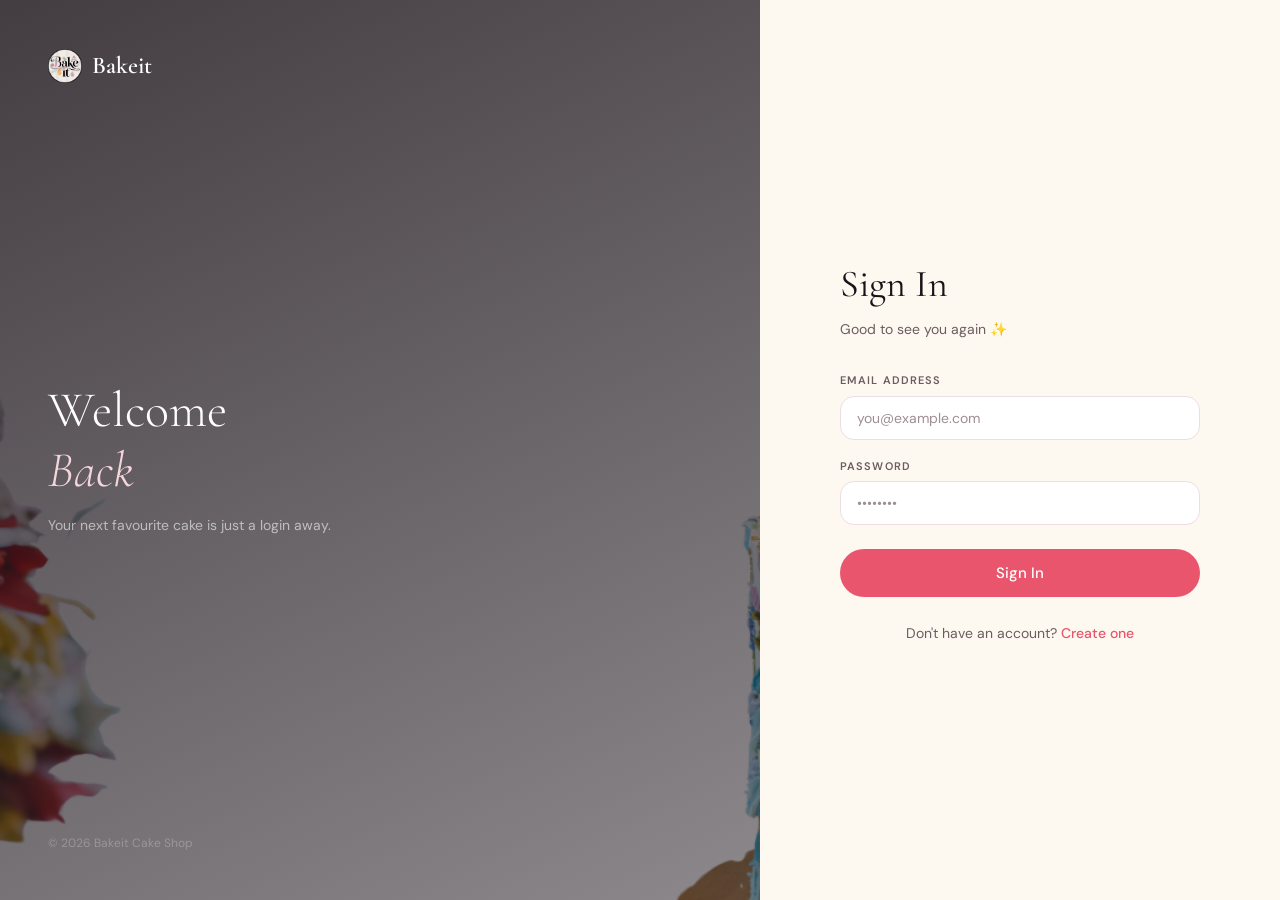
<file: admin.html>
<!DOCTYPE html>
<html lang="en">
<head>
  <meta charset="UTF-8"><meta name="viewport" content="width=device-width, initial-scale=1.0">
  <title>Admin Panel — Bakeit</title>
  <link href="https://fonts.googleapis.com/css2?family=Cormorant+Garamond:ital,wght@0,300;0,400;0,600;1,400&family=DM+Sans:wght@300;400;500;600&display=swap" rel="stylesheet">
  <link rel="stylesheet" href="style/shared.css">
  <style>
    body{background:#f5f0f2;overflow-x:hidden;}
    /* SIDEBAR */
    .admin-sidebar{position:fixed;left:0;top:0;height:100vh;width:var(--sidebar-w);background:var(--dark);z-index:400;display:flex;flex-direction:column;transition:transform .3s;}
    @media(max-width:900px){.admin-sidebar{transform:translateX(-100%);}.admin-sidebar.open{transform:translateX(0);}}
    .sidebar-logo{padding:24px 22px 20px;display:flex;align-items:center;gap:10px;border-bottom:1px solid rgba(255,255,255,.07);}
    .sidebar-logo img{height:32px;}
    .sidebar-logo span{font-family:'Cormorant Garamond',serif;font-size:22px;font-weight:600;color:white;}
    .sidebar-label{font-size:10px;font-weight:600;letter-spacing:.2em;text-transform:uppercase;color:rgba(255,255,255,.25);padding:18px 22px 8px;}
    .sidebar-item{display:flex;align-items:center;gap:12px;padding:12px 22px;font-size:14px;font-weight:400;color:rgba(255,255,255,.55);cursor:pointer;transition:all .2s;border-radius:0;text-decoration:none;border-left:3px solid transparent;}
    .sidebar-item:hover{color:white;background:rgba(255,255,255,.05);border-left-color:rgba(232,85,109,.4);}
    .sidebar-item.active{color:white;background:rgba(232,85,109,.12);border-left-color:var(--rose);}
    .sidebar-item .si-icon{font-size:17px;width:22px;text-align:center;}
    .sidebar-badge{margin-left:auto;background:var(--rose);color:white;font-size:10px;font-weight:700;min-width:18px;height:18px;border-radius:9px;display:inline-flex;align-items:center;justify-content:center;padding:0 5px;}
    .sidebar-bottom{margin-top:auto;padding:20px 22px;border-top:1px solid rgba(255,255,255,.07);}
    .sidebar-logout{display:flex;align-items:center;gap:10px;font-size:13px;color:rgba(255,255,255,.4);cursor:pointer;transition:color .2s;}
    .sidebar-logout:hover{color:white;}

    /* MAIN CONTENT */
    .admin-main{margin-left:var(--sidebar-w);min-height:100vh;padding:0;}
    @media(max-width:900px){.admin-main{margin-left:0;}}

    /* TOP BAR */
    .admin-topbar{background:white;padding:0 36px;height:68px;display:flex;align-items:center;justify-content:space-between;box-shadow:var(--shadow-sm);position:sticky;top:0;z-index:300;}
    .topbar-left{display:flex;align-items:center;gap:16px;}
    .menu-toggle{display:none;background:none;border:none;font-size:22px;cursor:pointer;color:var(--dark);}
    @media(max-width:900px){.menu-toggle{display:block;}}
    .topbar-title{font-family:'Cormorant Garamond',serif;font-size:22px;font-weight:600;color:var(--dark);}
    .topbar-right{display:flex;align-items:center;gap:14px;}
    .topbar-notif{position:relative;cursor:pointer;}
    .notif-badge{position:absolute;top:-4px;right:-4px;background:var(--rose);color:white;font-size:9px;font-weight:700;min-width:16px;height:16px;border-radius:8px;display:flex;align-items:center;justify-content:center;padding:0 4px;}
    .topbar-avatar{width:36px;height:36px;border-radius:50%;object-fit:cover;border:2px solid var(--rose);}
    .topbar-name{font-size:14px;font-weight:500;color:var(--dark);}

    /* SECTIONS */
    .admin-section{display:none;padding:32px 36px;}
    .admin-section.active{display:block;}
    @media(max-width:640px){.admin-section{padding:20px 16px;}}

    /* STATS GRID */
    .stats-grid{display:grid;grid-template-columns:repeat(auto-fit,minmax(200px,1fr));gap:18px;margin-bottom:32px;}
    .stat-card{background:white;border-radius:var(--radius-lg);padding:22px 24px;box-shadow:var(--shadow);display:flex;align-items:flex-start;gap:16px;}
    .stat-icon{width:48px;height:48px;border-radius:var(--radius);display:flex;align-items:center;justify-content:center;font-size:22px;flex-shrink:0;}
    .stat-icon.rose{background:var(--rose-soft);}
    .stat-icon.gold{background:var(--gold-pale);}
    .stat-icon.green{background:#d1f2e1;}
    .stat-icon.blue{background:#dbeafe;}
    .stat-info{}
    .stat-val{font-size:26px;font-weight:700;color:var(--dark);line-height:1.1;}
    .stat-lbl{font-size:12px;color:var(--muted);margin-top:3px;}

    /* ORDERS TABLE */
    .orders-filters{display:flex;gap:10px;margin-bottom:20px;flex-wrap:wrap;}
    .filter-tab{padding:8px 18px;border:1.5px solid var(--border);border-radius:var(--radius-full);font-size:13px;font-weight:500;color:var(--mid);background:white;cursor:pointer;transition:all .2s;}
    .filter-tab:hover{border-color:var(--rose);color:var(--rose);}
    .filter-tab.active{background:var(--rose);border-color:var(--rose);color:white;}
    .orders-table-wrap{background:white;border-radius:var(--radius-lg);box-shadow:var(--shadow);overflow:hidden;}
    .orders-table{width:100%;border-collapse:collapse;}
    .orders-table th{background:var(--cream);font-size:11px;font-weight:600;color:var(--mid);letter-spacing:.1em;text-transform:uppercase;padding:14px 18px;text-align:left;border-bottom:1px solid var(--border);}
    .orders-table td{padding:16px 18px;font-size:13px;color:var(--dark);border-bottom:1px solid var(--border);vertical-align:top;}
    .orders-table tr:last-child td{border-bottom:none;}
    .orders-table tr:hover td{background:#fdf7f9;}
    .order-id-cell{font-weight:700;color:var(--rose);font-size:12px;letter-spacing:.06em;}
    .order-customer{font-weight:500;}
    .order-addr{font-size:12px;color:var(--muted);margin-top:2px;}
    .order-items-preview{font-size:12px;color:var(--mid);}
    /* action buttons in table */
    .table-actions{display:flex;flex-direction:column;gap:6px;min-width:180px;}
    .del-date-input{width:100%;padding:7px 10px;border:1.5px solid var(--border);border-radius:var(--radius-sm);font-family:'DM Sans',sans-serif;font-size:12px;color:var(--dark);outline:none;transition:all .2s;background:white;}
    .del-date-input:focus{border-color:var(--rose);}
    .status-select{width:100%;padding:7px 10px;border:1.5px solid var(--border);border-radius:var(--radius-sm);font-family:'DM Sans',sans-serif;font-size:12px;color:var(--dark);outline:none;background:white;cursor:pointer;}
    .status-select:focus{border-color:var(--rose);}
    .custom-price-row{display:flex;gap:6px;}
    .custom-price-input{flex:1;padding:7px 10px;border:1.5px solid var(--border);border-radius:var(--radius-sm);font-family:'DM Sans',sans-serif;font-size:12px;color:var(--dark);outline:none;}
    .custom-price-input:focus{border-color:var(--rose);}
    .save-row-btn{padding:7px 14px;background:var(--rose);color:white;border:none;border-radius:var(--radius-sm);font-size:12px;font-weight:500;cursor:pointer;transition:all .2s;white-space:nowrap;}
    .save-row-btn:hover{background:var(--rose-deep);}
    .del-btn-sm{padding:6px 12px;background:rgba(230,57,70,.1);color:var(--error);border:1px solid rgba(230,57,70,.2);border-radius:var(--radius-sm);font-size:12px;cursor:pointer;transition:all .2s;}
    .del-btn-sm:hover{background:var(--error);color:white;}
    .empty-table{text-align:center;padding:60px 20px;color:var(--muted);}
    .empty-table div{font-size:40px;margin-bottom:12px;}
    .search-bar{width:100%;padding:11px 16px;border:1.5px solid var(--border);border-radius:var(--radius);font-family:'DM Sans',sans-serif;font-size:14px;outline:none;background:white;transition:all .25s;margin-bottom:18px;}
    .search-bar:focus{border-color:var(--rose);}

    /* PRODUCTS */
    .products-admin-grid{display:grid;grid-template-columns:repeat(auto-fill,minmax(220px,1fr));gap:18px;}
    .prod-admin-card{background:white;border-radius:var(--radius-lg);overflow:hidden;box-shadow:var(--shadow);}
    .prod-admin-img{height:160px;overflow:hidden;}
    .prod-admin-img img{width:100%;height:100%;object-fit:cover;}
    .prod-admin-body{padding:14px 16px;}
    .prod-admin-name{font-size:14px;font-weight:600;color:var(--dark);margin-bottom:3px;}
    .prod-admin-cat{font-size:11px;color:var(--muted);text-transform:uppercase;letter-spacing:.08em;margin-bottom:6px;}
    .prod-admin-price{font-size:15px;font-weight:700;color:var(--rose);margin-bottom:12px;}
    .prod-admin-actions{display:flex;gap:8px;}
    .add-product-form{background:white;border-radius:var(--radius-lg);padding:28px;box-shadow:var(--shadow);margin-bottom:28px;}
    .add-product-form h2{font-family:'Cormorant Garamond',serif;font-size:22px;font-weight:400;margin-bottom:20px;}
    .form-row{display:grid;grid-template-columns:1fr 1fr;gap:16px;}
    @media(max-width:640px){.form-row{grid-template-columns:1fr;}}
    .drop-zone{border:2px dashed var(--border);border-radius:var(--radius);padding:32px 20px;text-align:center;cursor:pointer;transition:all .3s;background:var(--cream);}
    .drop-zone:hover,.drop-zone.drag-over{border-color:var(--rose);background:var(--rose-pale);}
    .drop-zone-icon{font-size:36px;margin-bottom:10px;}
    .drop-zone-text{font-size:14px;color:var(--mid);}
    .drop-zone-sub{font-size:12px;color:var(--muted);margin-top:4px;}
    .image-preview{width:80px;height:80px;border-radius:var(--radius);object-fit:cover;display:none;margin:10px auto 0;border:2px solid var(--border);}

    /* NOTIFICATIONS */
    .notif-item{display:flex;align-items:flex-start;gap:14px;padding:16px 20px;border-bottom:1px solid var(--border);background:white;transition:background .2s;}
    .notif-item:last-child{border-bottom:none;}
    .notif-item.unread{background:var(--rose-pale);}
    .notif-dot{width:8px;height:8px;border-radius:50%;background:var(--rose);flex-shrink:0;margin-top:5px;}
    .notif-dot.read{background:var(--muted);}
    .notif-msg{font-size:13px;color:var(--dark);}
    .notif-time{font-size:11px;color:var(--muted);margin-top:3px;}

    /* MOBILE overlay */
    .sidebar-overlay{display:none;position:fixed;inset:0;background:rgba(26,18,24,.5);z-index:399;}
    .sidebar-overlay.show{display:block;}
  </style>
</head>
<body>

<!-- SIDEBAR -->
<aside class="admin-sidebar" id="adminSidebar">
  <div class="sidebar-logo">
    <img src="images/logo.png" alt="Bakeit">
    <span>Bakeit</span>
  </div>
  <div class="sidebar-label">Main Menu</div>
  <a class="sidebar-item active" data-section="dashboard" onclick="switchSection('dashboard')">
    <span class="si-icon">📊</span> Dashboard
  </a>
  <a class="sidebar-item" data-section="orders" onclick="switchSection('orders')">
    <span class="si-icon">📦</span> Orders
    <span class="sidebar-badge" id="pendingBadge">0</span>
  </a>
  <a class="sidebar-item" data-section="products" onclick="switchSection('products')">
    <span class="si-icon">🎂</span> Products
  </a>
  <div class="sidebar-label">System</div>
  <a class="sidebar-item" data-section="notifications" onclick="switchSection('notifications')">
    <span class="si-icon">🔔</span> Notifications
    <span class="sidebar-badge" id="notifBadge" style="display:none;">0</span>
  </a>
  <div class="sidebar-bottom">
    <div class="sidebar-logout" onclick="logout()">
      <span>🚪</span> <span>Logout</span>
    </div>
  </div>
</aside>
<div class="sidebar-overlay" id="sidebarOverlay" onclick="closeSidebar()"></div>

<!-- MAIN -->
<div class="admin-main">
  <!-- TOP BAR -->
  <div class="admin-topbar">
    <div class="topbar-left">
      <button class="menu-toggle" onclick="toggleSidebar()">☰</button>
      <h1 class="topbar-title" id="topbarTitle">Dashboard</h1>
    </div>
    <div class="topbar-right">
      <div class="topbar-notif" onclick="switchSection('notifications')">
        🔔
        <div class="notif-badge" id="topNotifBadge" style="display:none;">0</div>
      </div>
      <span class="topbar-name">Admin</span>
      <img class="topbar-avatar" src="images/logo.png" alt="Admin">
    </div>
  </div>

  <!-- ── DASHBOARD ── -->
  <div class="admin-section active" id="section-dashboard">
    <div class="stats-grid" id="statsGrid"></div>
    <h3 style="font-family:'Cormorant Garamond',serif;font-size:22px;font-weight:400;margin-bottom:16px;">Recent Orders</h3>
    <div id="recentOrdersWrap"></div>
  </div>

  <!-- ── ORDERS ── -->
  <div class="admin-section" id="section-orders">
    <input class="search-bar" type="text" id="orderSearch" placeholder="🔍 Search by order ID, customer name or email..." oninput="renderOrders()">
    <div class="orders-filters" id="orderFilters">
      <div class="filter-tab active" data-status="All" onclick="setFilter('All')">All</div>
      <div class="filter-tab" data-status="Pending" onclick="setFilter('Pending')">Pending</div>
      <div class="filter-tab" data-status="Price Set" onclick="setFilter('Price Set')">Price Set</div>
      <div class="filter-tab" data-status="Delivering" onclick="setFilter('Delivering')">Delivering</div>
      <div class="filter-tab" data-status="Delivered" onclick="setFilter('Delivered')">Delivered</div>
      <div class="filter-tab" data-status="Cancelled" onclick="setFilter('Cancelled')">Cancelled</div>
    </div>
    <div class="orders-table-wrap" id="ordersTableWrap"></div>
  </div>

  <!-- ── PRODUCTS ── -->
  <div class="admin-section" id="section-products">
    <div class="add-product-form">
      <h2>Add New Product</h2>
      <div class="form-row">
        <div class="field"><label>Product Name</label><input type="text" id="prodName" placeholder="Chocolate Dream Cake"></div>
        <div class="field"><label>Price (Rs.)</label><input type="number" id="prodPrice" placeholder="1500" min="0"></div>
      </div>
      <div class="field">
        <label>Category</label>
        <select id="prodCategory">
          <option value="">Select category...</option>
          <option value="chocolate">Chocolate</option>
          <option value="fruit">Fruit</option>
          <option value="birthday">Birthday</option>
          <option value="celebration">Celebration</option>
          <option value="cupcakes">Cupcakes</option>
          <option value="bento">Bento & Combos</option>
          <option value="jars">Cake Jars & Slices</option>
          <option value="gift">Gift Boxes</option>
          <option value="seasonal">Seasonal</option>
        </select>
      </div>
      <div class="field">
        <label>Product Image</label>
        <div class="drop-zone" id="dropZone" onclick="document.getElementById('imgInput').click()">
          <div class="drop-zone-icon">📸</div>
          <div class="drop-zone-text">Click or drag & drop to upload</div>
          <div class="drop-zone-sub">JPG, PNG or WebP — max 5MB</div>
          <input type="file" id="imgInput" accept="image/*" hidden>
        </div>
        <img id="imgPreview" class="image-preview">
      </div>
      <button class="btn-primary" onclick="addProduct()">➕ Add Product</button>
    </div>
    <h3 style="font-family:'Cormorant Garamond',serif;font-size:22px;font-weight:400;margin-bottom:18px;">All Products (<span id="prodCount">0</span>)</h3>
    <div class="products-admin-grid" id="productAdminGrid"></div>
  </div>

  <!-- ── NOTIFICATIONS ── -->
  <div class="admin-section" id="section-notifications">
    <div style="display:flex;justify-content:space-between;align-items:center;margin-bottom:20px;">
      <h2 style="font-family:'Cormorant Garamond',serif;font-size:22px;font-weight:400;">Notifications</h2>
      <button class="btn-ghost btn-sm" onclick="clearAllNotifications()">Clear All</button>
    </div>
    <div class="orders-table-wrap" id="notifList"></div>
  </div>
</div>

<script src="scripts/shared.js"></script>
<script>
// ── SECURITY ──
const adminUser = requireAdmin();
let currentFilter = 'All';
let imgData = '';

// ── SIDEBAR ──
function switchSection(id) {
  document.querySelectorAll('.admin-section').forEach(s => s.classList.remove('active'));
  document.querySelectorAll('.sidebar-item').forEach(i => i.classList.remove('active'));
  document.getElementById('section-'+id).classList.add('active');
  document.querySelector(`[data-section="${id}"]`).classList.add('active');
  document.getElementById('topbarTitle').textContent = {dashboard:'Dashboard',orders:'Orders',products:'Products',notifications:'Notifications'}[id];
  closeSidebar();
  if(id==='orders') renderOrders();
  if(id==='products') renderProducts();
  if(id==='notifications') renderNotifications();
}
function toggleSidebar(){ document.getElementById('adminSidebar').classList.toggle('open'); document.getElementById('sidebarOverlay').classList.toggle('show'); }
function closeSidebar(){ document.getElementById('adminSidebar').classList.remove('open'); document.getElementById('sidebarOverlay').classList.remove('show'); }

// ── DASHBOARD ──
function renderDashboard() {
  const orders = getOrders();
  const products = JSON.parse(localStorage.getItem('products')) || [];
  const pending = orders.filter(o => o.status === 'Pending').length;
  const delivering = orders.filter(o => o.status === 'Delivering').length;
  const delivered = orders.filter(o => o.status === 'Delivered').length;
  const revenue = orders.filter(o=>o.status==='Delivered').reduce((s,o)=>s+(o.total||0),0);
  const unread = getUnreadCount();

  document.getElementById('statsGrid').innerHTML = `
    <div class="stat-card"><div class="stat-icon rose">📦</div><div class="stat-info"><div class="stat-val">${orders.length}</div><div class="stat-lbl">Total Orders</div></div></div>
    <div class="stat-card"><div class="stat-icon gold">⏳</div><div class="stat-info"><div class="stat-val">${pending}</div><div class="stat-lbl">Pending Orders</div></div></div>
    <div class="stat-card"><div class="stat-icon blue">🚚</div><div class="stat-info"><div class="stat-val">${delivering}</div><div class="stat-lbl">Out for Delivery</div></div></div>
    <div class="stat-card"><div class="stat-icon green">✅</div><div class="stat-info"><div class="stat-val">${delivered}</div><div class="stat-lbl">Delivered</div></div></div>
    <div class="stat-card"><div class="stat-icon green">💰</div><div class="stat-info"><div class="stat-val">${formatRs(revenue)}</div><div class="stat-lbl">Total Revenue</div></div></div>
    <div class="stat-card"><div class="stat-icon rose">🎂</div><div class="stat-info"><div class="stat-val">${products.length}</div><div class="stat-lbl">Products Listed</div></div></div>`;

  // pending badge
  document.getElementById('pendingBadge').textContent = pending;
  document.getElementById('pendingBadge').style.display = pending > 0 ? 'inline-flex' : 'none';
  const nb = getUnreadCount();
  document.getElementById('notifBadge').textContent = nb;
  document.getElementById('notifBadge').style.display = nb > 0 ? 'inline-flex' : 'none';
  document.getElementById('topNotifBadge').textContent = nb;
  document.getElementById('topNotifBadge').style.display = nb > 0 ? 'flex' : 'none';

  // Recent orders (last 5)
  const recent = [...orders].reverse().slice(0, 5);
  if(recent.length === 0) {
    document.getElementById('recentOrdersWrap').innerHTML = '<div class="orders-table-wrap"><div class="empty-table"><div>📋</div><p>No orders yet</p></div></div>';
    return;
  }
  document.getElementById('recentOrdersWrap').innerHTML = `
    <div class="orders-table-wrap">
      <table class="orders-table">
        <thead><tr><th>Order ID</th><th>Customer</th><th>Total</th><th>Status</th><th>Placed</th></tr></thead>
        <tbody>${recent.map(o=>`
          <tr>
            <td class="order-id-cell">${o.id}</td>
            <td class="order-customer">${o.name}<div class="order-addr">${o.email}</div></td>
            <td style="font-weight:600;">${formatRs(o.total)}</td>
            <td>${statusBadge(o.status||'Pending')}</td>
            <td style="font-size:12px;color:var(--muted);">${formatDate(o.placedAt)}</td>
          </tr>`).join('')}
        </tbody>
      </table>
    </div>`;
}

// ── ORDERS ──
function setFilter(status) {
  currentFilter = status;
  document.querySelectorAll('.filter-tab').forEach(t => t.classList.toggle('active', t.dataset.status === status));
  renderOrders();
}

function renderOrders() {
  const wrap = document.getElementById('ordersTableWrap');
  const search = (document.getElementById('orderSearch')?.value || '').toLowerCase();
  let orders = getOrders().map((o, i) => ({ ...o, _idx: i }));
  if (currentFilter !== 'All') orders = orders.filter(o => (o.status || 'Pending') === currentFilter);
  if (search) orders = orders.filter(o =>
    (o.id||'').toLowerCase().includes(search) ||
    (o.name||'').toLowerCase().includes(search) ||
    (o.email||'').toLowerCase().includes(search)
  );
  orders = orders.reverse();
  if (orders.length === 0) {
    wrap.innerHTML = '<div class="empty-table"><div>📋</div><p>No orders found</p></div>';
    return;
  }
  wrap.innerHTML = `
    <table class="orders-table">
      <thead><tr><th>Order ID</th><th>Customer</th><th>Items</th><th>Total</th><th>Status</th><th>Actions</th></tr></thead>
      <tbody>${orders.map(o => {
        const hasCustom = o.items?.some(i => i.price === 0 || !i.price);
        const itemsSummary = (o.items||[]).map(i=>`${i.name} ×${i.qty}`).join(', ');
        return `<tr>
          <td>
            <div class="order-id-cell">${o.id}</div>
            <div style="font-size:11px;color:var(--muted);margin-top:3px;">${formatDate(o.placedAt)}</div>
          </td>
          <td>
            <div class="order-customer">${o.name}</div>
            <div class="order-addr">${o.email}</div>
            <div class="order-addr">📞 ${o.mobile||'—'}</div>
            <div class="order-addr">📍 ${o.address||'—'}</div>
            ${o.notes?`<div class="order-addr">📝 ${o.notes}</div>`:''}
          </td>
          <td><div class="order-items-preview">${itemsSummary.substring(0,80)}${itemsSummary.length>80?'...':''}</div></td>
          <td style="font-weight:700;color:var(--dark);">${formatRs(o.total)}</td>
          <td>${statusBadge(o.status||'Pending')}</td>
          <td>
            <div class="table-actions">
              <label style="font-size:11px;font-weight:600;color:var(--mid);letter-spacing:.08em;text-transform:uppercase;">📅 Delivery Date</label>
              <input type="date" class="del-date-input" id="dd-${o._idx}" value="${o.deliveryDate||''}" min="${new Date().toISOString().split('T')[0]}">
              <label style="font-size:11px;font-weight:600;color:var(--mid);letter-spacing:.08em;text-transform:uppercase;">Status</label>
              <select class="status-select" id="st-${o._idx}">
                <option value="Pending" ${(o.status||'Pending')==='Pending'?'selected':''}>⏳ Pending</option>
                <option value="Price Set" ${o.status==='Price Set'?'selected':''}>💰 Price Set</option>
                <option value="Delivering" ${o.status==='Delivering'?'selected':''}>🚚 Delivering</option>
                <option value="Delivered" ${o.status==='Delivered'?'selected':''}>✅ Delivered</option>
                <option value="Cancelled" ${o.status==='Cancelled'?'selected':''}>❌ Cancelled</option>
              </select>
              ${hasCustom?`
              <label style="font-size:11px;font-weight:600;color:var(--mid);letter-spacing:.08em;text-transform:uppercase;">💰 Custom Price</label>
              <div class="custom-price-row">
                <input type="number" class="custom-price-input" id="cp-${o._idx}" placeholder="Set price (Rs.)">
                <button class="save-row-btn" onclick="setCustomPrice(${o._idx})">Set</button>
              </div>`:''}
              <button class="save-row-btn" style="background:var(--dark);" onclick="saveOrderChanges(${o._idx})">💾 Save Changes</button>
              <button class="del-btn-sm" onclick="deleteOrder(${o._idx})">🗑️ Delete</button>
            </div>
          </td>
        </tr>`;
      }).join('')}
      </tbody>
    </table>`;
}

function saveOrderChanges(idx) {
  const orders = getOrders();
  const deliveryDate = document.getElementById(`dd-${idx}`)?.value || null;
  const status = document.getElementById(`st-${idx}`)?.value || 'Pending';
  orders[idx].deliveryDate = deliveryDate || null;
  orders[idx].status = status;
  saveOrders(orders);
  if (deliveryDate) addNotification(`Delivery date for order ${orders[idx].id} set to ${formatDate(deliveryDate)}`,'info');
  showToast('Order updated successfully!','success');
  renderDashboard();
  renderOrders();
}

function setCustomPrice(idx) {
  const orders = getOrders();
  const price = parseInt(document.getElementById(`cp-${idx}`)?.value);
  if (!price || price < 0) { showToast('Please enter a valid price.','error'); return; }
  let updated = false;
  orders[idx].items.forEach(item => {
    if (item.price === 0 || !item.price) { item.price = price; updated = true; }
  });
  if (updated) {
    orders[idx].total = orders[idx].items.reduce((s,i)=>s+(i.price||0)*i.qty,0);
    orders[idx].status = 'Price Set';
    saveOrders(orders);
    addNotification(`Custom cake price Rs.${price.toLocaleString()} set for order ${orders[idx].id}`,'info');
    showToast('Custom price set and customer notified.','success');
    renderOrders();
  }
}

function deleteOrder(idx) {
  if (!confirm('Delete this order permanently?')) return;
  const orders = getOrders();
  orders.splice(idx, 1);
  saveOrders(orders);
  showToast('Order deleted.','default');
  renderDashboard();
  renderOrders();
}

// ── PRODUCTS ──
let prodImgData = '';

function initDropZone() {
  const dz = document.getElementById('dropZone');
  const fi = document.getElementById('imgInput');
  if (!dz) return;
  dz.ondragover = e => { e.preventDefault(); dz.classList.add('drag-over'); };
  dz.ondragleave = () => dz.classList.remove('drag-over');
  dz.ondrop = e => { e.preventDefault(); dz.classList.remove('drag-over'); handleImg(e.dataTransfer.files[0]); };
  fi.onchange = e => handleImg(e.target.files[0]);
}
function handleImg(file) {
  if (!file || !file.type.startsWith('image/')) { showToast('Please upload a valid image.','error'); return; }
  const reader = new FileReader();
  reader.onload = e => {
    prodImgData = e.target.result;
    const prev = document.getElementById('imgPreview');
    prev.src = prodImgData; prev.style.display = 'block';
  };
  reader.readAsDataURL(file);
}
function addProduct() {
  const name = document.getElementById('prodName').value.trim();
  const price = parseInt(document.getElementById('prodPrice').value);
  const category = document.getElementById('prodCategory').value;
  if (!name || !price || !category || !prodImgData) { showToast('Please fill all fields and upload an image.','error'); return; }
  const products = JSON.parse(localStorage.getItem('products')) || [];
  products.push({ name, price, category, image: prodImgData, addedAt: new Date().toISOString() });
  localStorage.setItem('products', JSON.stringify(products));
  document.getElementById('prodName').value = '';
  document.getElementById('prodPrice').value = '';
  document.getElementById('prodCategory').value = '';
  document.getElementById('imgPreview').style.display = 'none';
  document.getElementById('imgInput').value = '';
  prodImgData = '';
  showToast(`"${name}" added successfully!`,'success');
  renderProducts();
}
function renderProducts() {
  const products = JSON.parse(localStorage.getItem('products')) || [];
  document.getElementById('prodCount').textContent = products.length;
  const grid = document.getElementById('productAdminGrid');
  if (products.length === 0) {
    grid.innerHTML = '<div style="grid-column:1/-1;text-align:center;padding:60px;color:var(--muted);font-size:15px;">No products yet. Add your first cake above!</div>';
    return;
  }
  grid.innerHTML = products.map((p, i) => `
    <div class="prod-admin-card">
      <div class="prod-admin-img"><img src="${p.image}" alt="${p.name}" loading="lazy"></div>
      <div class="prod-admin-body">
        <div class="prod-admin-name">${p.name}</div>
        <div class="prod-admin-cat">${p.category}</div>
        <div class="prod-admin-price">${formatRs(p.price)}</div>
        <div class="prod-admin-actions">
          <button class="btn-ghost btn-sm" style="flex:1;" onclick="editPrice(${i})">Edit Price</button>
          <button class="del-btn-sm" onclick="deleteProduct(${i})">🗑️</button>
        </div>
      </div>
    </div>`).join('');
}
function editPrice(i) {
  const products = JSON.parse(localStorage.getItem('products')) || [];
  const np = prompt(`New price for "${products[i].name}" (Rs.):`, products[i].price);
  if (np === null) return;
  if (isNaN(parseInt(np)) || parseInt(np) < 0) { showToast('Please enter a valid price.','error'); return; }
  products[i].price = parseInt(np);
  localStorage.setItem('products', JSON.stringify(products));
  showToast('Price updated!','success');
  renderProducts();
}
function deleteProduct(i) {
  const products = JSON.parse(localStorage.getItem('products')) || [];
  if (!confirm(`Delete "${products[i].name}"?`)) return;
  products.splice(i, 1);
  localStorage.setItem('products', JSON.stringify(products));
  showToast('Product deleted.','default');
  renderProducts();
}

// ── NOTIFICATIONS ──
function renderNotifications() {
  const notifs = getNotifications();
  const list = document.getElementById('notifList');
  if (notifs.length === 0) {
    list.innerHTML = '<div class="empty-table"><div>🔔</div><p>No notifications yet</p></div>';
    return;
  }
  list.innerHTML = notifs.map(n => `
    <div class="notif-item ${n.read ? '' : 'unread'}">
      <div class="notif-dot ${n.read ? 'read' : ''}"></div>
      <div>
        <div class="notif-msg">${n.msg}</div>
        <div class="notif-time">${formatDateTime(n.time)}</div>
      </div>
    </div>`).join('');
  // Mark all read
  const n = getNotifications().map(x => ({ ...x, read: true }));
  localStorage.setItem('notifications', JSON.stringify(n));
  document.getElementById('notifBadge').style.display = 'none';
  document.getElementById('topNotifBadge').style.display = 'none';
}
function clearAllNotifications() {
  localStorage.removeItem('notifications');
  renderNotifications();
  renderDashboard();
  showToast('Notifications cleared.','default');
}

// ── INIT ──
document.addEventListener('DOMContentLoaded', () => {
  renderDashboard();
  renderProducts();
  initDropZone();
});
</script>
</body>
</html>
</file>
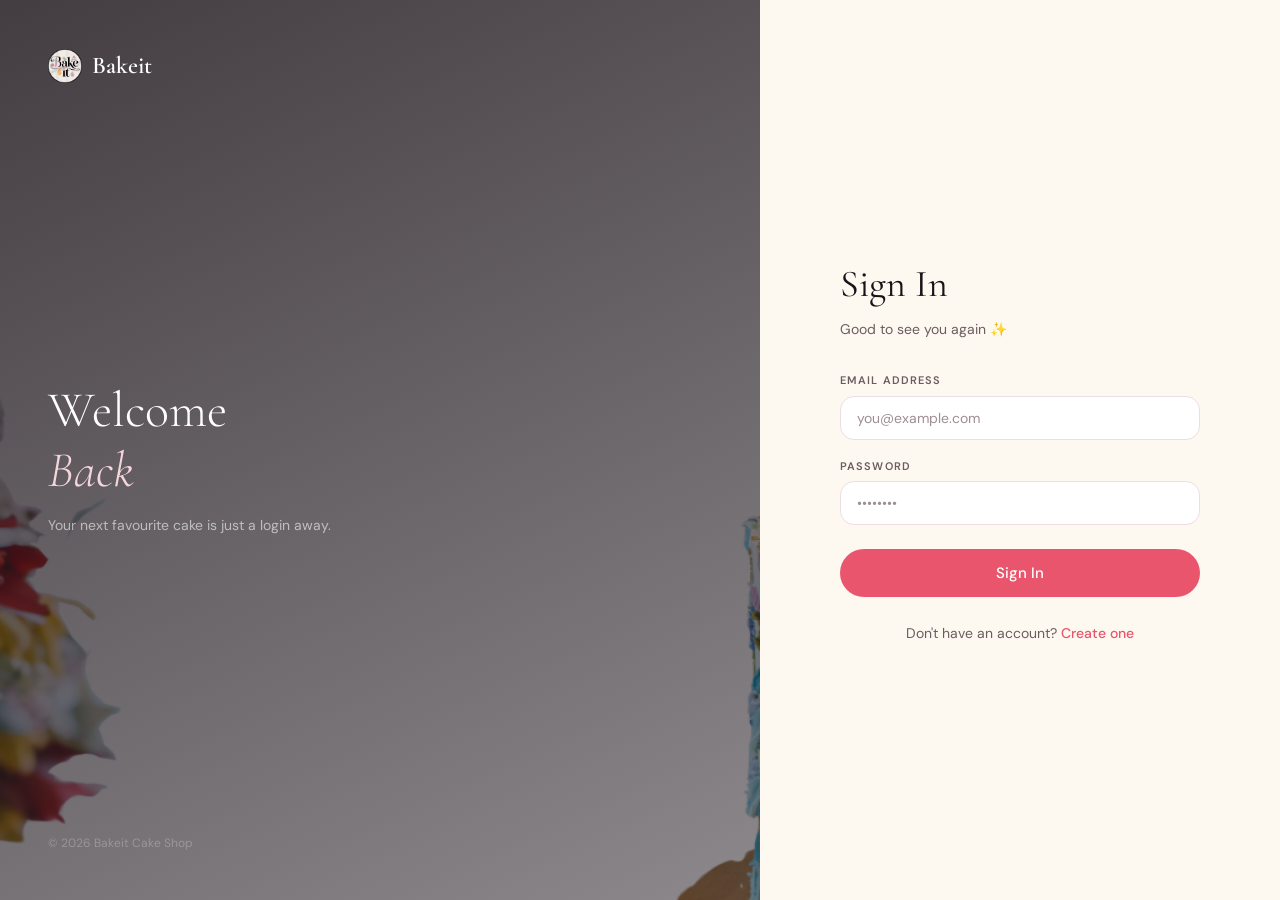
<file: login.html>
<!DOCTYPE html>
<html lang="en">
<head>
  <meta charset="UTF-8"><meta name="viewport" content="width=device-width, initial-scale=1.0">
  <title>Login — Bakeit</title>
  <link href="https://fonts.googleapis.com/css2?family=Cormorant+Garamond:ital,wght@0,300;0,400;0,600;1,400&family=DM+Sans:wght@300;400;500;600&display=swap" rel="stylesheet">
  <link rel="stylesheet" href="style/shared.css">
  <script src="scripts/firebase-config.js"></script>
  <style>
    body { min-height:100vh; display:flex; }
    .left { flex:1; position:relative; overflow:hidden; display:none; }
    @media(min-width:860px){.left{display:block;}}
    .left-bg { position:absolute; inset:0; background:url('images/bg.png') center/cover; animation:bgKen 22s ease-in-out infinite alternate; }
    @keyframes bgKen{from{background-position:center top;}to{background-position:center bottom;}}
    .left-ov { position:absolute; inset:0; background:linear-gradient(155deg,rgba(26,18,24,.82),rgba(26,18,24,.5)); }
    .left-body { position:relative; z-index:2; height:100%; display:flex; flex-direction:column; justify-content:space-between; padding:48px; }
    .brand-link { display:flex; align-items:center; gap:10px; text-decoration:none; }
    .brand-link img { height:34px; }
    .brand-link span { font-family:'Cormorant Garamond',serif; font-size:24px; font-weight:600; color:white; }
    .left-tag h2 { font-family:'Cormorant Garamond',serif; font-size:clamp(34px,4vw,50px); font-weight:300; color:white; line-height:1.2; margin-bottom:14px; }
    .left-tag h2 em { font-style:italic; color:#f5d5dc; }
    .left-tag p { font-size:14px; color:rgba(255,255,255,.58); line-height:1.7; }
    .left-bot { font-size:12px; color:rgba(255,255,255,.25); }

    .right { width:100%; max-width:520px; flex-shrink:0; background:var(--cream); display:flex; align-items:center; justify-content:center; padding:48px 40px; }
    @media(max-width:860px){.right{max-width:100%;}}
    .fw { width:100%; max-width:360px; }
    .mob-logo { display:flex; align-items:center; gap:10px; margin-bottom:36px; text-decoration:none; }
    @media(min-width:860px){.mob-logo{display:none;}}
    .mob-logo img { height:32px; }
    .mob-logo span { font-family:'Cormorant Garamond',serif; font-size:24px; font-weight:600; color:var(--rose); }
    .fw h1 { font-family:'Cormorant Garamond',serif; font-size:38px; font-weight:400; color:var(--dark); margin-bottom:6px; }
    .fw > p { font-size:14px; color:var(--mid); margin-bottom:32px; }
    .err { background:var(--rose-soft); border:1px solid rgba(232,85,109,.2); border-radius:var(--radius); padding:11px 15px; font-size:13px; color:var(--rose-deep); margin-bottom:18px; display:none; align-items:center; gap:8px; }
    .err.show { display:flex; animation:shake .4s ease; }
    @keyframes shake{0%,100%{transform:translateX(0);}25%{transform:translateX(-6px);}75%{transform:translateX(6px);}}
    .submit-btn { width:100%; padding:14px; background:var(--rose); color:white; border:none; border-radius:var(--radius-full); font-family:'DM Sans',sans-serif; font-size:15px; font-weight:500; cursor:pointer; transition:all .3s; margin-top:6px; position:relative; overflow:hidden; }
    .submit-btn:hover { background:var(--rose-deep); transform:translateY(-1px); box-shadow:0 8px 24px rgba(232,85,109,.4); }
    .btn-inner { display:flex; align-items:center; justify-content:center; gap:10px; }
    .loading-inner { display:none; position:absolute; inset:0; background:var(--rose-deep); align-items:center; justify-content:center; }
    .loading-inner.show { display:flex; }
    .form-foot { margin-top:26px; text-align:center; font-size:14px; color:var(--mid); }
    .form-foot a { color:var(--rose); text-decoration:none; font-weight:500; }
    .form-foot a:hover { text-decoration:underline; }
  </style>
</head>
<body>
<div class="left">
  <div class="left-bg"></div><div class="left-ov"></div>
  <div class="left-body">
    <a class="brand-link" href="index.html"><img src="images/logo.png"><span>Bakeit</span></a>
    <div class="left-tag">
      <h2>Welcome<br><em>Back</em></h2>
      <p>Your next favourite cake is just a login away.</p>
    </div>
    <div class="left-bot">© 2026 Bakeit Cake Shop</div>
  </div>
</div>
<div class="right">
  <div class="fw">
    <a class="mob-logo" href="index.html"><img src="images/logo.png"><span>Bakeit</span></a>
    <h1>Sign In</h1>
    <p>Good to see you again ✨</p>
    <div class="err" id="err"><span>❌</span><span id="errTxt">Invalid credentials.</span></div>
    <div class="field"><label>Email Address</label><input type="email" id="email" placeholder="you@example.com" autocomplete="email"></div>
    <div class="field"><label>Password</label><input type="password" id="pass" placeholder="••••••••" autocomplete="current-password" onkeydown="if(event.key==='Enter')doLogin()"></div>
    <button class="submit-btn" id="loginBtn" onclick="doLogin()">
      <div class="btn-inner">Sign In</div>
      <div class="loading-inner" id="loader"><div class="spinner"></div></div>
    </button>
    <div class="form-foot">Don't have an account? <a href="signup.html">Create one</a></div>
  </div>
</div>
<script src="scripts/shared.js"></script>
<script>
  // Redirect if already logged in
  if(getUser()) location.href='index.html';

  function doLogin(){
    const email=document.getElementById('email').value.trim();
    const pass=document.getElementById('pass').value;
    const err=document.getElementById('err');
    const errTxt=document.getElementById('errTxt');
    const loader=document.getElementById('loader');
    err.classList.remove('show');
    if(!email||!pass){errTxt.textContent='Please fill in all fields.';err.classList.add('show');return;}
    loader.classList.add('show');
    setTimeout(()=>{
      loader.classList.remove('show');
      if(email==='admin@gmail.com'&&pass==='1234'){
        localStorage.setItem('user',JSON.stringify({email,first:'Admin',last:'',mobile:'',image:'',role:'admin'}));
        location.href='admin.html';return;
      }
      const users=JSON.parse(localStorage.getItem('users'))||[];
      const found=users.find(u=>u.email===email&&u.pass===pass);
      if(found){localStorage.setItem('user',JSON.stringify(found));location.href='index.html';}
      else{errTxt.textContent='Invalid email or password. Please try again.';err.classList.add('show');}
    },800);
  }
</script>
</body>
</html>
</file>
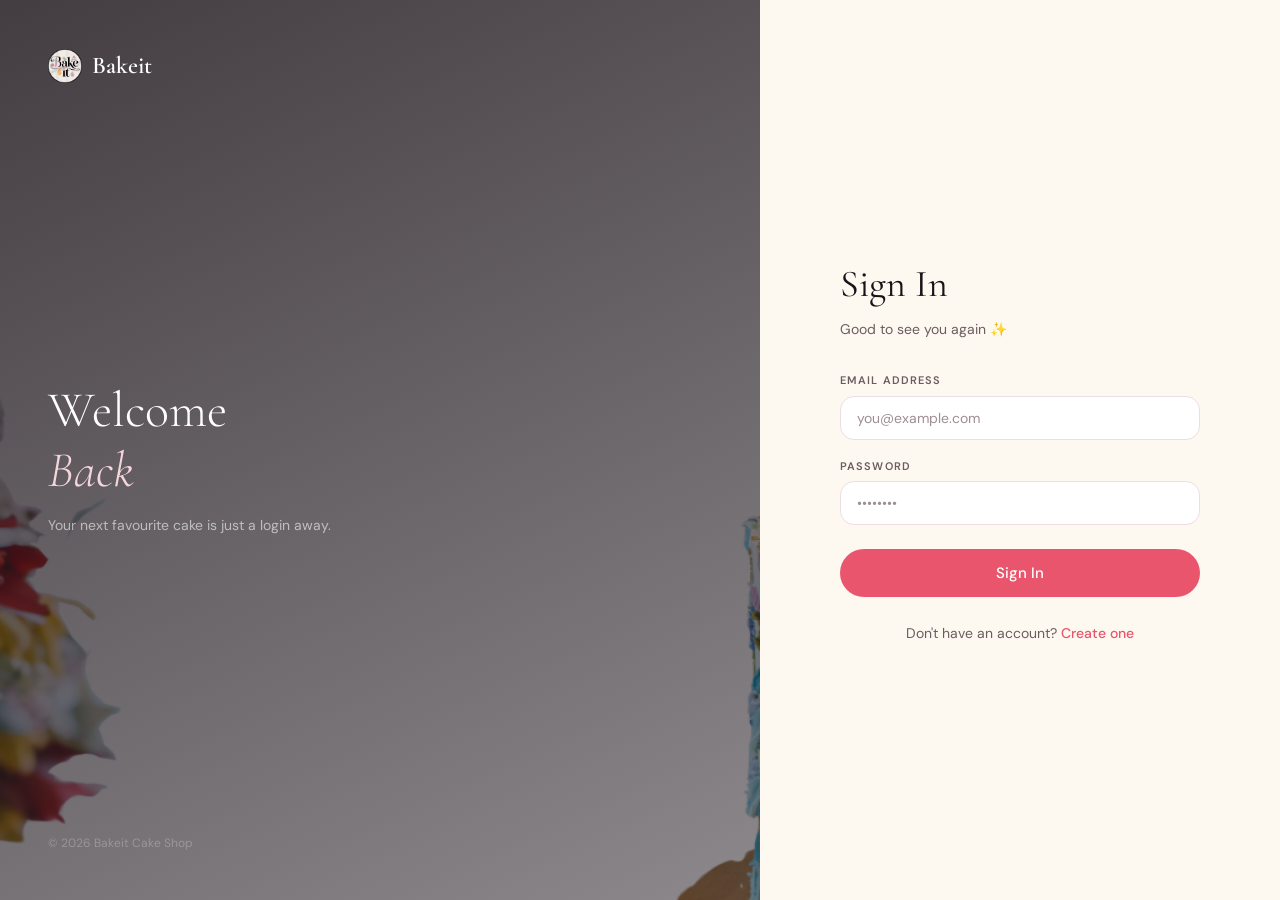
<file: myorders.html>
<!DOCTYPE html>
<html lang="en">
<head>
  <meta charset="UTF-8"><meta name="viewport" content="width=device-width, initial-scale=1.0">
  <title>My Orders — Bakeit</title>
  <link href="https://fonts.googleapis.com/css2?family=Cormorant+Garamond:ital,wght@0,300;0,400;0,600;1,400&family=DM+Sans:wght@300;400;500;600&display=swap" rel="stylesheet">
  <link rel="stylesheet" href="style/shared.css">
  <script src="scripts/firebase-config.js"></script>
  <style>
    .page-body{padding-top:var(--nav-h);}
    .page-header{background:var(--dark);padding:52px 40px 48px;text-align:center;}
    .page-header h1{font-family:'Cormorant Garamond',serif;font-size:clamp(32px,5vw,48px);font-weight:300;color:white;}
    .page-header h1 em{font-style:italic;color:#f5d5dc;}
    .page-header p{font-size:14px;color:rgba(255,255,255,.45);margin-top:8px;}
    .orders-wrap{max-width:820px;margin:40px auto;padding:0 40px;}
    @media(max-width:768px){.orders-wrap{padding:0 20px;margin:28px auto;}}
    .order-card{background:white;border-radius:var(--radius-lg);box-shadow:var(--shadow);margin-bottom:20px;overflow:hidden;transition:box-shadow .3s;}
    .order-card:hover{box-shadow:var(--shadow-lg);}
    .order-card-header{padding:20px 24px;display:flex;align-items:center;justify-content:space-between;flex-wrap:wrap;gap:10px;border-bottom:1px solid var(--border);}
    .order-id{font-size:12px;font-weight:700;letter-spacing:.12em;text-transform:uppercase;color:var(--rose);}
    .order-date{font-size:12px;color:var(--muted);}
    .order-card-body{padding:20px 24px;}
    .order-items-list{margin-bottom:16px;}
    .oi{display:flex;justify-content:space-between;font-size:14px;padding:7px 0;border-bottom:1px solid rgba(0,0,0,.04);}
    .oi:last-child{border-bottom:none;}
    .oi-name{color:var(--dark);}
    .oi-price{font-weight:600;color:var(--rose);}
    .order-meta{display:flex;flex-wrap:wrap;gap:16px;margin-bottom:16px;}
    .meta-item{font-size:13px;color:var(--mid);}
    .meta-item strong{color:var(--dark);font-weight:600;}
    .delivery-date-box{display:flex;align-items:center;gap:10px;background:var(--gold-pale);border:1px solid rgba(201,169,110,.3);border-radius:var(--radius);padding:12px 16px;margin-bottom:16px;}
    .delivery-date-box .icon{font-size:20px;}
    .delivery-date-box .label{font-size:11px;font-weight:600;color:var(--gold);text-transform:uppercase;letter-spacing:.1em;}
    .delivery-date-box .value{font-size:15px;font-weight:600;color:var(--dark);}
    .order-total-row{display:flex;justify-content:space-between;align-items:center;padding-top:14px;border-top:1px solid var(--border);}
    .order-total-row span{font-size:14px;color:var(--mid);}
    .order-total-row strong{font-size:18px;font-weight:700;color:var(--dark);}
    .order-actions{padding:14px 24px;background:var(--cream);display:flex;gap:10px;flex-wrap:wrap;}
    .empty-orders{text-align:center;padding:100px 20px;color:var(--muted);}
    .empty-orders .icon{font-size:60px;margin-bottom:20px;}
    .empty-orders h2{font-family:'Cormorant Garamond',serif;font-size:28px;font-weight:300;color:var(--dark);margin-bottom:10px;}
    .empty-orders p{font-size:15px;margin-bottom:28px;}
    .pending-price-notice{background:var(--rose-pale);border:1px solid rgba(232,85,109,.2);border-radius:var(--radius);padding:10px 14px;font-size:13px;color:var(--rose-deep);margin-bottom:14px;display:flex;align-items:center;gap:8px;}
  </style>
</head>
<body>
<nav class="nav" id="navbar">
  <a class="nav-logo" href="index.html"><img src="images/logo.png"><span class="nav-brand">Bakeit</span></a>
  <div class="nav-right">
    <button class="btn-ghost btn-sm" onclick="location.href='product.html'">Shop</button>
    <button class="btn-ghost btn-sm" onclick="location.href='profile.html'">Profile</button>
    <button class="btn-ghost btn-sm" onclick="logout()">Logout</button>
  </div>
</nav>
<div class="page-body">
  <div class="page-header">
    <h1>My <em>Orders</em></h1>
    <p>Track all your Bakeit orders in one place</p>
  </div>
  <div class="orders-wrap" id="ordersWrap"></div>
</div>
<script src="scripts/shared.js"></script>
<script>
  initNavScroll('navbar');
  const user = requireAuth();

  function render(){
    const wrap=document.getElementById('ordersWrap');
    const orders=getOrders();
    const mine=orders.map((o,i)=>({...o,_idx:i})).filter(o=>o.email===user.email).reverse();
    if(mine.length===0){
      wrap.innerHTML=`<div class="empty-orders"><div class="icon">🧁</div><h2>No orders yet</h2><p>Browse our collection and place your first order!</p><button class="btn-primary btn-lg" onclick="location.href='product.html'">Explore Cakes</button></div>`;
      return;
    }
    wrap.innerHTML=mine.map(o=>{
      const hasPendingPrice=o.items.some(i=>i.price===0||!i.price);
      const itemsHtml=o.items.map(item=>{
        const isCustom=item.price===0||!item.price;
        return `<div class="oi"><span class="oi-name">${item.name} ×${item.qty}${item.details?` <span style="font-size:11px;color:var(--muted)">(custom)</span>`:''}</span><span class="oi-price">${isCustom?'TBD':formatRs(item.price*item.qty)}</span></div>`;
      }).join('');
      return `<div class="order-card fade-up">
        <div class="order-card-header">
          <div>
            <div class="order-id">${o.id}</div>
            <div class="order-date">Placed: ${formatDateTime(o.placedAt)}</div>
          </div>
          ${statusBadge(o.status||'Pending')}
        </div>
        <div class="order-card-body">
          ${hasPendingPrice?`<div class="pending-price-notice">⏳ Price for your custom cake is being reviewed. We'll update you soon.</div>`:''}
          <div class="order-items-list">${itemsHtml}</div>
          <div class="order-meta">
            <div class="meta-item">📍 <strong>${o.address||'—'}</strong></div>
            <div class="meta-item">📞 <strong>${o.mobile||'—'}</strong></div>
            ${o.notes?`<div class="meta-item">📝 <strong>${o.notes}</strong></div>`:''}
          </div>
          ${o.deliveryDate?`
          <div class="delivery-date-box">
            <div class="icon">📅</div>
            <div><div class="label">Estimated Delivery</div><div class="value">${formatDate(o.deliveryDate)}</div></div>
          </div>`:''}
          <div class="order-total-row"><span>Order Total</span><strong>${formatRs(o.total)}</strong></div>
        </div>
        <div class="order-actions">
          ${(o.status!=='Delivered'&&o.status!=='Cancelled')?`<button class="btn-danger btn-sm" onclick="cancelOrder(${o._idx})">Cancel Order</button>`:''}
          ${o.status==='Delivered'?`<button class="btn-ghost btn-sm" onclick="deleteRecord(${o._idx})">Delete Record</button>`:''}
        </div>
      </div>`;
    }).join('');
    initScrollAnimations();
  }

  function cancelOrder(idx){
    if(!confirm('Are you sure you want to cancel this order?'))return;
    const orders=getOrders();
    orders[idx].status='Cancelled';
    saveOrders(orders);
    addNotification(`Order ${orders[idx].id} cancelled by ${user.first||user.email}`,'warning');
    showToast('Order cancelled.','default');
    render();
  }
  function deleteRecord(idx){
    if(!confirm('Delete this order record?'))return;
    const orders=getOrders();
    if(orders[idx].status==='Delivered'){orders.splice(idx,1);saveOrders(orders);}
    render();
  }
  document.addEventListener('DOMContentLoaded',render);
</script>
</body>
</html>
</file>
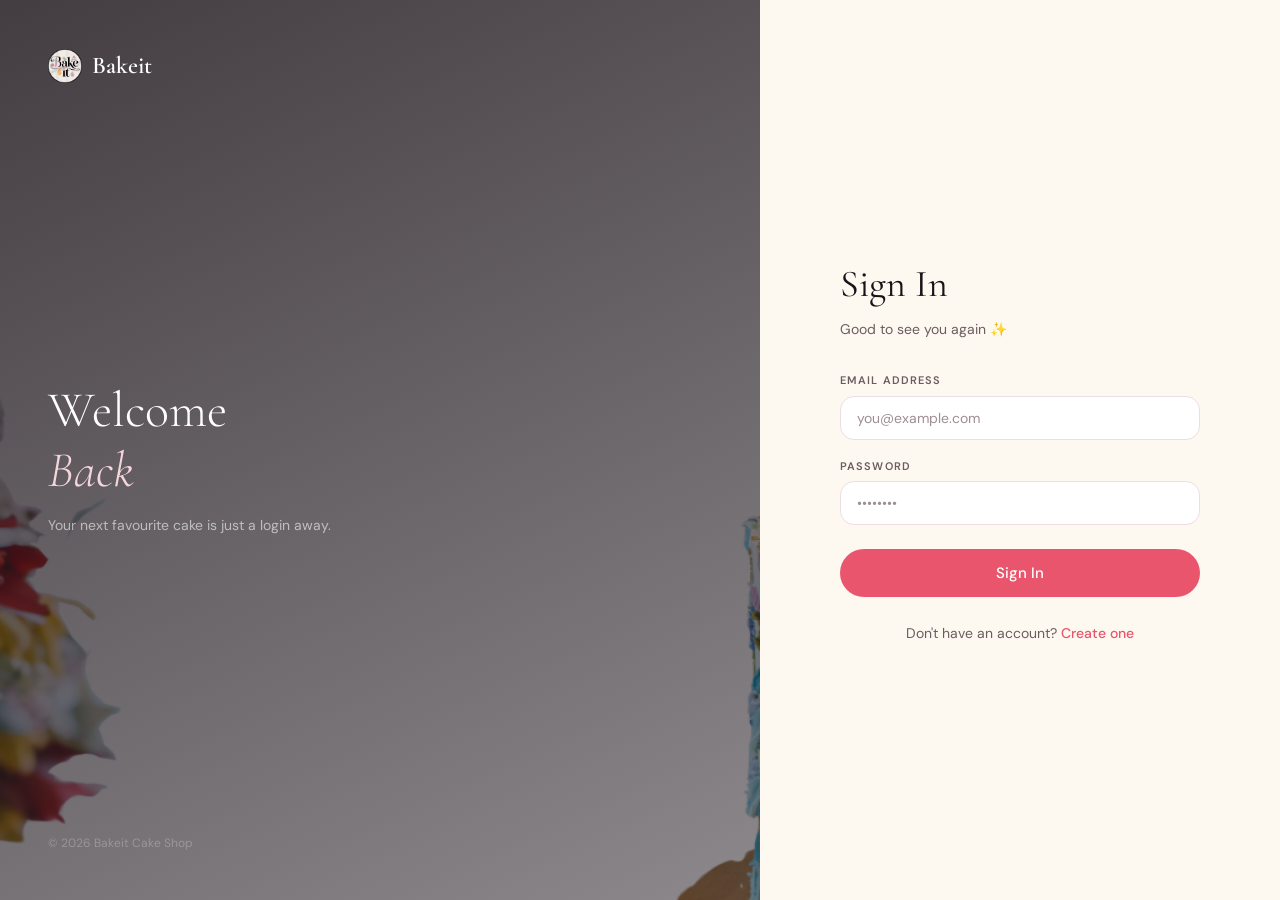
<file: order.html>
<!DOCTYPE html>
<html lang="en">
<head>
  <meta charset="UTF-8"><meta name="viewport" content="width=device-width, initial-scale=1.0">
  <title>Checkout — Bakeit</title>
  <link href="https://fonts.googleapis.com/css2?family=Cormorant+Garamond:ital,wght@0,300;0,400;0,600;1,400&family=DM+Sans:wght@300;400;500;600&display=swap" rel="stylesheet">
  <link rel="stylesheet" href="style/shared.css">
  <script src="scripts/firebase-config.js"></script>
  <style>
    .page-body{padding-top:var(--nav-h);}
    .page-header{background:var(--dark);padding:48px 40px 44px;text-align:center;}
    .page-header h1{font-family:'Cormorant Garamond',serif;font-size:clamp(32px,5vw,48px);font-weight:300;color:white;}
    .page-header h1 em{font-style:italic;color:#f5d5dc;}
    .checkout-layout{display:flex;gap:28px;max-width:1000px;margin:40px auto;padding:0 40px;}
    @media(max-width:768px){.checkout-layout{flex-direction:column;padding:0 20px;}}
    .checkout-form-card,.order-summary-card{background:white;border-radius:var(--radius-lg);padding:32px;box-shadow:var(--shadow);}
    .checkout-form-card{flex:1;}
    .order-summary-card{width:340px;flex-shrink:0;align-self:flex-start;position:sticky;top:calc(var(--nav-h)+20px);}
    @media(max-width:768px){.order-summary-card{width:100%;position:static;}}
    .section-heading{font-family:'Cormorant Garamond',serif;font-size:22px;font-weight:400;color:var(--dark);margin-bottom:20px;padding-bottom:12px;border-bottom:1px solid var(--border);}
    .phone-row{display:flex;gap:12px;}
    .phone-row select{width:130px;flex-shrink:0;}
    .order-item{display:flex;justify-content:space-between;align-items:flex-start;padding:12px 0;border-bottom:1px solid var(--border);}
    .order-item:last-child{border-bottom:none;}
    .order-item-name{font-size:14px;font-weight:500;color:var(--dark);}
    .order-item-sub{font-size:12px;color:var(--muted);margin-top:2px;}
    .order-item-price{font-size:14px;font-weight:600;color:var(--rose);white-space:nowrap;margin-left:12px;}
    .order-total{display:flex;justify-content:space-between;align-items:center;margin-top:16px;padding-top:16px;border-top:2px solid var(--border);}
    .order-total span{font-size:15px;color:var(--mid);}
    .order-total strong{font-size:20px;font-weight:700;color:var(--dark);}
    .payment-option{display:flex;align-items:center;gap:14px;padding:14px 16px;border:1.5px solid var(--border);border-radius:var(--radius);margin-bottom:10px;cursor:pointer;transition:all .2s;}
    .payment-option.selected{border-color:var(--rose);background:var(--rose-pale);}
    .payment-option input[type=radio]{accent-color:var(--rose);}
    .payment-option-label{font-size:14px;font-weight:500;color:var(--dark);}
    .payment-option-sub{font-size:12px;color:var(--muted);}
    .place-order-btn{width:100%;padding:15px;background:var(--dark);color:white;border:none;border-radius:var(--radius-full);font-family:'DM Sans',sans-serif;font-size:15px;font-weight:500;cursor:pointer;transition:all .3s;margin-top:20px;display:flex;align-items:center;justify-content:center;gap:10px;}
    .place-order-btn:hover{background:var(--dark2);transform:translateY(-1px);box-shadow:0 8px 24px rgba(26,18,24,.3);}
    /* success popup */
    .success-popup{display:none;position:fixed;inset:0;background:rgba(26,18,24,.65);backdrop-filter:blur(6px);z-index:900;align-items:center;justify-content:center;padding:20px;}
    .success-popup.active{display:flex;}
    .success-card{background:white;border-radius:var(--radius-xl);padding:52px 44px;text-align:center;max-width:440px;width:100%;box-shadow:var(--shadow-xl);animation:modalIn .4s cubic-bezier(.34,1.56,.64,1);}
    @keyframes modalIn{from{opacity:0;transform:scale(.9) translateY(20px);}to{opacity:1;transform:scale(1) translateY(0);}}
    .success-icon{font-size:56px;margin-bottom:16px;animation:bounce .6s .3s both;}
    @keyframes bounce{0%{transform:scale(.5);}70%{transform:scale(1.15);}100%{transform:scale(1);}}
    .success-card h2{font-family:'Cormorant Garamond',serif;font-size:32px;font-weight:400;color:var(--dark);margin-bottom:10px;}
    .success-card p{font-size:14px;color:var(--mid);margin-bottom:6px;line-height:1.6;}
    .order-id-pill{display:inline-block;background:var(--rose-pale);color:var(--rose);font-size:18px;font-weight:700;padding:8px 24px;border-radius:var(--radius-full);margin:12px 0 24px;letter-spacing:.06em;}
  </style>
</head>
<body>
<nav class="nav" id="navbar">
  <a class="nav-logo" href="index.html"><img src="images/logo.png"><span class="nav-brand">Bakeit</span></a>
  <div class="nav-right">
    <button class="btn-ghost btn-sm" onclick="location.href='product.html'">← Back to Cakes</button>
  </div>
</nav>
<div class="page-body">
  <div class="page-header">
    <h1>Complete Your <em>Order</em></h1>
  </div>
  <div class="checkout-layout">
    <!-- FORM -->
    <div class="checkout-form-card">
      <h2 class="section-heading">Delivery Details</h2>
      <div class="field"><label>Full Name</label><input type="text" id="name" placeholder="Nadeesha Perera"></div>
      <div class="field"><label>Street / House Number</label><input type="text" id="house" placeholder="42/B, Lotus Lane"></div>
      <div class="field"><label>City</label><input type="text" id="city" placeholder="Colombo"></div>
      <div class="field"><label>State / Province</label><input type="text" id="state" placeholder="Western Province"></div>
      <div class="field"><label>Postal Code</label><input type="text" id="postal" placeholder="10120"></div>
      <div class="field">
        <label>Phone Number</label>
        <div class="phone-row">
          <select id="countryCode" class="field-inner" style="padding:12px 14px;border:1.5px solid var(--border);border-radius:var(--radius);font-family:'DM Sans',sans-serif;font-size:14px;background:white;outline:none;color:var(--dark);">
            <option value="+94">🇱🇰 +94</option>
            <option value="+91">🇮🇳 +91</option>
            <option value="+1">🇺🇸 +1</option>
          </select>
          <div class="field" style="flex:1;margin-bottom:0;"><input type="text" id="mobile" placeholder="07X XXX XXXX"></div>
        </div>
      </div>
      <div class="field"><label>Delivery Notes (Optional)</label><textarea id="notes" placeholder="Gate code, specific time preferences, etc." style="height:80px;"></textarea></div>

      <h2 class="section-heading" style="margin-top:28px;">Payment Method</h2>
      <div class="payment-option selected" id="cod" onclick="selectPayment('cod')">
        <input type="radio" name="payment" value="cod" checked>
        <div><div class="payment-option-label">💵 Cash on Delivery</div><div class="payment-option-sub">Pay when your cake arrives</div></div>
      </div>
      <div class="payment-option" id="card" onclick="selectPayment('card')" style="opacity:.55;cursor:not-allowed;">
        <input type="radio" name="payment" value="card" disabled>
        <div><div class="payment-option-label">💳 Card Payment</div><div class="payment-option-sub">Coming soon</div></div>
      </div>

      <button class="place-order-btn" onclick="placeOrder()">
        <span>Place Order</span>
        <span>→</span>
      </button>
    </div>

    <!-- ORDER SUMMARY -->
    <div class="order-summary-card">
      <h2 class="section-heading">Order Summary</h2>
      <div id="orderItems"></div>
      <div class="order-total">
        <span>Total</span>
        <strong id="orderTotal">Rs.0</strong>
      </div>
    </div>
  </div>
</div>

<!-- SUCCESS POPUP -->
<div class="success-popup" id="successPopup">
  <div class="success-card">
    <div class="success-icon">🎉</div>
    <h2>Order Placed!</h2>
    <p>Thank you for your order. Keep this order ID for tracking:</p>
    <div class="order-id-pill" id="successOrderId">BK-00000</div>
    <p style="margin-bottom:28px;">We will confirm your delivery date shortly.</p>
    <div style="display:flex;gap:12px;justify-content:center;flex-wrap:wrap;">
      <button class="btn-primary" onclick="location.href='myorders.html'">View My Orders</button>
      <button class="btn-ghost" onclick="location.href='index.html'">Back to Home</button>
    </div>
  </div>
</div>

<script src="scripts/shared.js"></script>
<script>
  initNavScroll('navbar');
  const user = requireAuth();

  function selectPayment(type){
    document.getElementById('cod').classList.toggle('selected', type==='cod');
  }

  function loadSummary(){
    const cart=getCart();
    const el=document.getElementById('orderItems');
    let total=0;
    if(cart.length===0){location.href='product.html';return;}
    el.innerHTML=cart.map(item=>{
      const isCustom=item.price===0||!item.price;
      const itemTotal=isCustom?0:item.price*item.qty;
      total+=itemTotal;
      return `<div class="order-item">
        <div>
          <div class="order-item-name">${item.name} ×${item.qty}</div>
          ${item.details?`<div class="order-item-sub">${item.details.substring(0,60)}${item.details.length>60?'...':''}</div>`:''}
        </div>
        <div class="order-item-price">${isCustom?'⏳ TBD':formatRs(itemTotal)}</div>
      </div>`;
    }).join('');
    document.getElementById('orderTotal').textContent=formatRs(total);
  }

  function placeOrder(){
    const name=document.getElementById('name').value.trim();
    const house=document.getElementById('house').value.trim();
    const city=document.getElementById('city').value.trim();
    const state=document.getElementById('state').value.trim();
    const postal=document.getElementById('postal').value.trim();
    const mobile=document.getElementById('mobile').value.trim();
    const cc=document.getElementById('countryCode').value;
    const notes=document.getElementById('notes').value.trim();
    if(!name||!house||!city||!state||!mobile){showToast('Please fill in all required fields.','error');return;}
    if(!/^\d{7,12}$/.test(mobile.replace(/\s/g,''))){showToast('Please enter a valid phone number.','error');return;}
    const cart=getCart();
    if(cart.length===0){showToast('Your cart is empty!','warning');return;}
    const id='BK-'+Math.floor(10000+Math.random()*90000);
    const total=cart.reduce((s,i)=>s+(i.price||0)*i.qty,0);
    const newOrder={
      id, name, email:user.email,
      address:`${house}, ${city}, ${state}, ${postal}`,
      mobile:cc+mobile, notes,
      items:cart, total,
      status:'Pending',
      deliveryDate:null,
      placedAt:new Date().toISOString(),
      priceConfirmed:false
    };
    const orders=getOrders();
    orders.push(newOrder);
    saveOrders(orders);
    saveCart([]);
    addNotification(`New order ${id} placed by ${name}`,'info');
    document.getElementById('successOrderId').textContent=id;
    document.getElementById('successPopup').classList.add('active');
  }

  document.getElementById('mobile').addEventListener('input',function(){this.value=this.value.replace(/[^0-9\s]/g,'');});
  loadSummary();
</script>
</body>
</html>
</file>
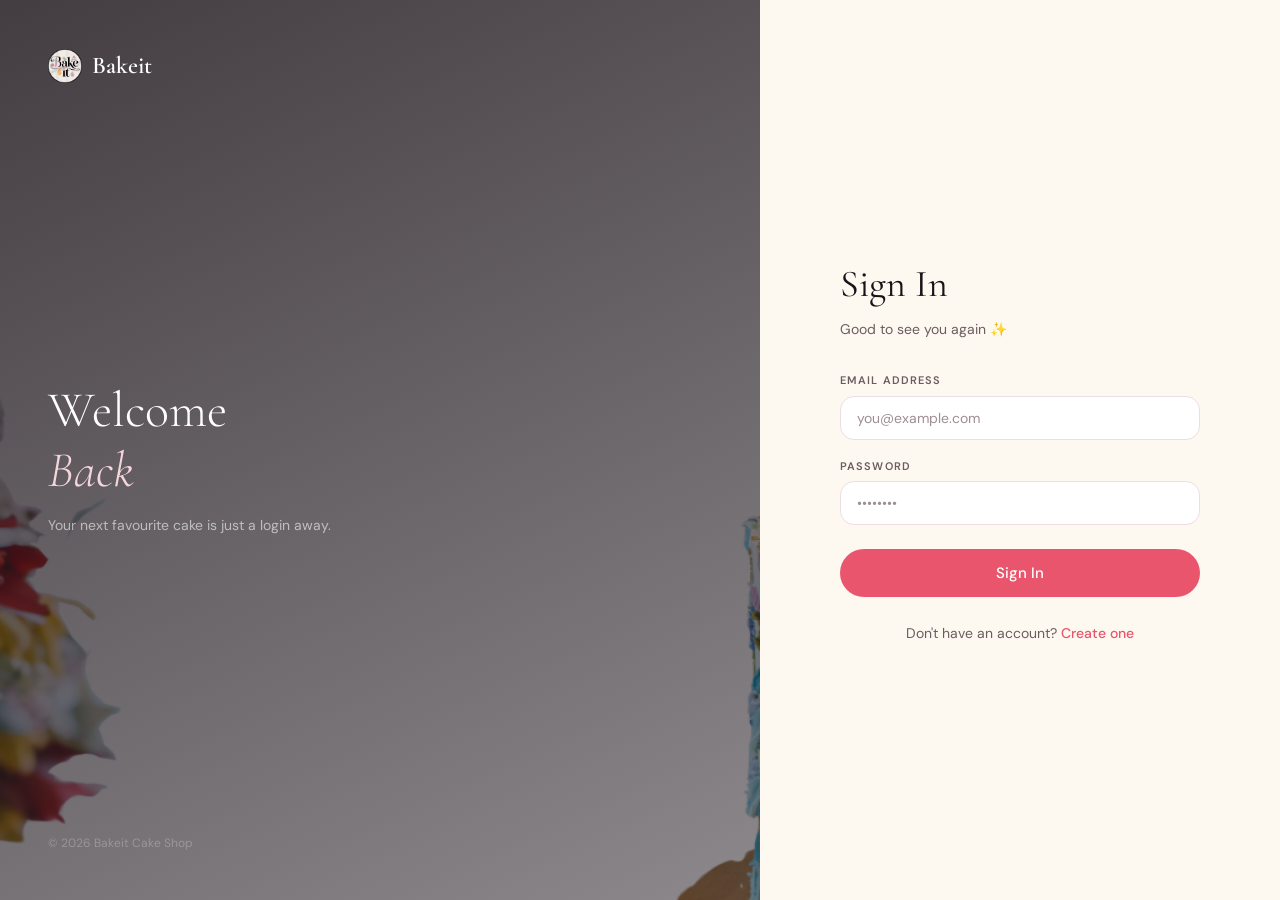
<file: product.html>
<!DOCTYPE html>
<html lang="en">
<head>
  <meta charset="UTF-8"><meta name="viewport" content="width=device-width, initial-scale=1.0">
  <title>Our Cakes — Bakeit</title>
  <link href="https://fonts.googleapis.com/css2?family=Cormorant+Garamond:ital,wght@0,300;0,400;0,600;1,400&family=DM+Sans:wght@300;400;500;600&display=swap" rel="stylesheet">
  <link rel="stylesheet" href="style/shared.css">
  <script src="scripts/firebase-config.js"></script>
  <style>
    .page-body{padding-top:var(--nav-h);}
    .page-header{background:var(--dark);padding:56px 40px 52px;text-align:center;}
    .page-header h1{font-family:'Cormorant Garamond',serif;font-size:clamp(36px,5vw,56px);font-weight:300;color:white;}
    .page-header h1 em{font-style:italic;color:#f5d5dc;}
    .page-header p{font-size:15px;color:rgba(255,255,255,.5);margin-top:10px;}
    .page-layout{display:flex;align-items:flex-start;gap:28px;max-width:1280px;margin:0 auto;padding:36px 40px;}
    @media(max-width:900px){.page-layout{flex-direction:column;padding:24px 20px;}}

    /* SIDEBAR FILTERS */
    .sidebar{width:260px;flex-shrink:0;position:sticky;top:calc(var(--nav-h)+16px);}
    @media(max-width:900px){.sidebar{width:100%;position:static;}}
    .sidebar-card{background:white;border-radius:var(--radius-lg);padding:24px;box-shadow:var(--shadow);margin-bottom:20px;}
    .sidebar-card h3{font-size:13px;font-weight:600;color:var(--dark);letter-spacing:.08em;text-transform:uppercase;margin-bottom:16px;padding-bottom:10px;border-bottom:1px solid var(--border);}
    .filter-label{display:flex;align-items:center;gap:10px;font-size:13px;color:var(--mid);padding:7px 0;cursor:pointer;transition:color .2s;}
    .filter-label:hover{color:var(--rose);}
    .filter-label input{accent-color:var(--rose);width:15px;height:15px;cursor:pointer;}
    .sort-select{width:100%;padding:10px 14px;border:1.5px solid var(--border);border-radius:var(--radius);font-family:'DM Sans',sans-serif;font-size:13px;color:var(--dark);background:white;outline:none;cursor:pointer;}
    .sort-select:focus{border-color:var(--rose);}
    .price-val{font-size:13px;color:var(--mid);margin-top:8px;}
    .price-val span{font-weight:600;color:var(--rose);}
    input[type=range]{width:100%;accent-color:var(--rose);cursor:pointer;}
    .custom-cake-btn{width:100%;padding:12px;background:linear-gradient(135deg,var(--rose),var(--rose-deep));color:white;border:none;border-radius:var(--radius-full);font-family:'DM Sans',sans-serif;font-size:14px;font-weight:500;cursor:pointer;transition:all .3s;display:flex;align-items:center;justify-content:center;gap:8px;}
    .custom-cake-btn:hover{transform:translateY(-2px);box-shadow:0 8px 24px rgba(232,85,109,.4);}

    /* PRODUCTS GRID */
    .products-area{flex:1;min-width:0;}
    .products-toolbar{display:flex;align-items:center;justify-content:space-between;margin-bottom:22px;flex-wrap:wrap;gap:10px;}
    .products-count{font-size:14px;color:var(--mid);}
    #productGrid{display:grid;grid-template-columns:repeat(auto-fill,minmax(240px,1fr));gap:22px;}
    .product-card{background:white;border-radius:var(--radius-lg);overflow:hidden;box-shadow:var(--shadow);transition:transform .35s cubic-bezier(.25,.46,.45,.94),box-shadow .35s;cursor:default;}
    .product-card:hover{transform:translateY(-6px);box-shadow:var(--shadow-xl);}
    .prod-img{height:210px;overflow:hidden;position:relative;}
    .prod-img img{width:100%;height:100%;object-fit:cover;transition:transform .6s cubic-bezier(.25,.46,.45,.94);}
    .product-card:hover .prod-img img{transform:scale(1.07);}
    .prod-cat-tag{position:absolute;top:12px;left:12px;background:rgba(26,18,24,.72);backdrop-filter:blur(4px);color:white;font-size:10px;font-weight:600;letter-spacing:.1em;text-transform:uppercase;padding:4px 10px;border-radius:var(--radius-full);}
    .prod-body{padding:18px 20px 20px;}
    .prod-body h3{font-family:'Cormorant Garamond',serif;font-size:19px;font-weight:400;color:var(--dark);margin-bottom:4px;}
    .prod-price{font-size:15px;font-weight:600;color:var(--rose);margin-bottom:14px;}
    .add-btn{width:100%;padding:10px;background:var(--rose);color:white;border:none;border-radius:var(--radius-full);font-family:'DM Sans',sans-serif;font-size:13px;font-weight:500;cursor:pointer;transition:all .25s;display:flex;align-items:center;justify-content:center;gap:6px;}
    .add-btn:hover{background:var(--rose-deep);transform:translateY(-1px);}
    .add-btn.added{background:var(--success);}
    .empty-state{grid-column:1/-1;text-align:center;padding:80px 20px;color:var(--muted);}
    .empty-state div{font-size:48px;margin-bottom:16px;}
    .empty-state p{font-size:16px;}

    /* CART DRAWER */
    .cart-overlay{display:none;position:fixed;inset:0;background:rgba(26,18,24,.5);z-index:600;backdrop-filter:blur(4px);}
    .cart-overlay.active{display:block;}
    .cart-drawer{position:fixed;top:0;right:0;height:100vh;width:380px;max-width:100vw;background:white;z-index:700;box-shadow:-8px 0 48px rgba(26,18,24,.18);display:flex;flex-direction:column;transform:translateX(100%);transition:transform .35s cubic-bezier(.25,.46,.45,.94);}
    .cart-drawer.open{transform:translateX(0);}
    .cart-header{padding:22px 24px;border-bottom:1px solid var(--border);display:flex;align-items:center;justify-content:space-between;}
    .cart-header h2{font-family:'Cormorant Garamond',serif;font-size:24px;font-weight:400;}
    .cart-close{background:none;border:none;font-size:22px;cursor:pointer;color:var(--mid);line-height:1;transition:color .2s;}
    .cart-close:hover{color:var(--dark);}
    .cart-items{flex:1;overflow-y:auto;padding:20px 24px;}
    .cart-empty{text-align:center;padding:60px 20px;color:var(--muted);}
    .cart-empty div{font-size:44px;margin-bottom:12px;}
    .cart-item{display:flex;align-items:center;gap:14px;padding:14px 0;border-bottom:1px solid var(--border);}
    .cart-item:last-child{border-bottom:none;}
    .cart-item-info{flex:1;min-width:0;}
    .cart-item-info h4{font-size:14px;font-weight:500;color:var(--dark);margin-bottom:2px;overflow:hidden;text-overflow:ellipsis;white-space:nowrap;}
    .cart-item-price{font-size:13px;color:var(--rose);font-weight:600;}
    .qty-controls{display:flex;align-items:center;gap:8px;}
    .qty-btn{width:28px;height:28px;border:1.5px solid var(--border);background:white;border-radius:50%;cursor:pointer;font-size:16px;display:flex;align-items:center;justify-content:center;transition:all .2s;font-weight:500;line-height:1;}
    .qty-btn:hover{border-color:var(--rose);color:var(--rose);}
    .qty-num{font-size:14px;font-weight:600;color:var(--dark);min-width:18px;text-align:center;}
    .rm-btn{background:none;border:none;color:var(--muted);cursor:pointer;font-size:16px;padding:4px;transition:color .2s;}
    .rm-btn:hover{color:var(--error);}
    .cart-footer{padding:20px 24px;border-top:1px solid var(--border);background:white;}
    .cart-total{display:flex;justify-content:space-between;align-items:center;margin-bottom:16px;}
    .cart-total span{font-size:15px;color:var(--mid);}
    .cart-total strong{font-size:18px;font-weight:700;color:var(--dark);}
    .checkout-btn{width:100%;padding:14px;background:var(--dark);color:white;border:none;border-radius:var(--radius-full);font-family:'DM Sans',sans-serif;font-size:15px;font-weight:500;cursor:pointer;transition:all .3s;}
    .checkout-btn:hover{background:var(--dark2);transform:translateY(-1px);box-shadow:0 8px 24px rgba(26,18,24,.3);}

    /* CART ICON in NAV */
    .cart-nav-btn{position:relative;display:flex;align-items:center;gap:7px;background:var(--cream-dark);border:1.5px solid var(--border);border-radius:var(--radius-full);padding:8px 16px;cursor:pointer;font-size:13px;font-weight:500;color:var(--mid);transition:all .25s;}
    .cart-nav-btn:hover{border-color:var(--rose);color:var(--rose);}
    .cart-nav-badge{background:var(--rose);color:white;font-size:10px;font-weight:700;min-width:18px;height:18px;border-radius:9px;display:inline-flex;align-items:center;justify-content:center;padding:0 5px;}

    /* CUSTOM MODAL */
    .char-count{font-size:11px;color:var(--muted);text-align:right;margin-top:5px;}
  </style>
</head>
<body>
<nav class="nav" id="navbar">
  <a class="nav-logo" href="index.html"><img src="images/logo.png"><span class="nav-brand">Bakeit</span></a>
  <div class="nav-right">
    <button class="cart-nav-btn" onclick="toggleCart()" id="cartNavBtn">
      <svg viewBox="0 0 24 24" width="16" height="16" stroke="currentColor" stroke-width="2.2" fill="none"><circle cx="9" cy="21" r="1"/><circle cx="20" cy="21" r="1"/><path d="M1 1h4l2.68 13.39a2 2 0 0 0 2 1.61h9.72a2 2 0 0 0 2-1.61L23 6H6"/></svg>
      <span>Cart</span>
      <span class="cart-nav-badge" id="cartBadge" style="display:none;">0</span>
    </button>
    <button class="btn-ghost btn-sm" onclick="location.href='myorders.html'">My Orders</button>
    <button class="btn-ghost btn-sm" onclick="logout()">Logout</button>
  </div>
</nav>

<div class="page-body">
  <div class="page-header">
    <h1>Our <em>Cake</em> Collection</h1>
    <p>Handcrafted cakes for every occasion — order yours today</p>
  </div>
  <div class="page-layout">
    <!-- SIDEBAR -->
    <aside class="sidebar">
      <div class="sidebar-card">
        <h3>Sort By</h3>
        <select class="sort-select" id="sortSelect" onchange="filterProducts()">
          <option value="default">Default</option>
          <option value="lowHigh">Price: Low to High</option>
          <option value="highLow">Price: High to Low</option>
          <option value="name">Name A–Z</option>
        </select>
      </div>
      <div class="sidebar-card">
        <h3>Categories</h3>
        <label class="filter-label"><input type="checkbox" value="chocolate" onchange="filterProducts()"> Chocolate</label>
        <label class="filter-label"><input type="checkbox" value="fruit" onchange="filterProducts()"> Fruit</label>
        <label class="filter-label"><input type="checkbox" value="birthday" onchange="filterProducts()"> Birthday</label>
        <label class="filter-label"><input type="checkbox" value="celebration" onchange="filterProducts()"> Celebration</label>
        <label class="filter-label"><input type="checkbox" value="cupcakes" onchange="filterProducts()"> Cupcakes</label>
        <label class="filter-label"><input type="checkbox" value="bento" onchange="filterProducts()"> Bento & Combos</label>
        <label class="filter-label"><input type="checkbox" value="jars" onchange="filterProducts()"> Cake Jars & Slices</label>
        <label class="filter-label"><input type="checkbox" value="gift" onchange="filterProducts()"> Gift Boxes</label>
        <label class="filter-label"><input type="checkbox" value="seasonal" onchange="filterProducts()"> Seasonal</label>
      </div>
      <div class="sidebar-card">
        <h3>Price Range</h3>
        <input type="range" min="250" max="15000" value="15000" id="priceRange" oninput="filterProducts()">
        <div class="price-val">Max: <span id="priceVal">Rs.15,000</span></div>
      </div>
      <button class="custom-cake-btn" onclick="openCustomModal()">🎂 Order a Custom Cake</button>
    </aside>

    <!-- PRODUCTS -->
    <div class="products-area">
      <div class="products-toolbar">
        <p class="products-count" id="prodCount">Loading cakes...</p>
      </div>
      <div id="productGrid"></div>
    </div>
  </div>
</div>

<!-- CART DRAWER -->
<div class="cart-overlay" id="cartOverlay" onclick="toggleCart()"></div>
<div class="cart-drawer" id="cartDrawer">
  <div class="cart-header">
    <h2>Your Cart 🛒</h2>
    <button class="cart-close" onclick="toggleCart()">✕</button>
  </div>
  <div class="cart-items" id="cartItemsEl"></div>
  <div class="cart-footer">
    <div class="cart-total"><span>Total</span><strong id="cartTotal">Rs.0</strong></div>
    <button class="checkout-btn" onclick="goCheckout()">Proceed to Checkout →</button>
  </div>
</div>

<!-- CUSTOM CAKE MODAL -->
<div class="overlay" id="customOverlay" onclick="closeCustomModal()">
  <div class="modal modal-wide" onclick="event.stopPropagation()">
    <div class="modal-emoji">🎨</div>
    <h2>Design Your Custom Cake</h2>
    <p>Describe your dream cake — flavour, theme, colours, size, message. Our baker will review and contact you with a price.</p>
    <div class="field" style="text-align:left;">
      <label>Your Cake Description</label>
      <textarea id="customDesc" placeholder="E.g. Chocolate sponge, strawberry cream filling, pink and white floral design, happy birthday message, serves 12..." maxlength="400" oninput="document.getElementById('charCount').textContent=this.value.length+' / 400'"></textarea>
      <div class="char-count" id="charCount">0 / 400</div>
    </div>
    <div class="modal-actions" style="flex-direction:row;justify-content:center;gap:12px;flex-wrap:wrap;">
      <button class="btn-primary" onclick="addCustomToCart()">Add to Cart</button>
      <button class="modal-close" onclick="closeCustomModal()">Cancel</button>
    </div>
  </div>
</div>

<script src="scripts/shared.js"></script>
<script src="scripts/cart/cart.js"></script>
<script src="scripts/product/product-logic.js"></script>
<script>
  initNavScroll('navbar');
  const user = requireAuth();

  function openCustomModal(){
    document.getElementById('customOverlay').classList.add('active');
  }
  function closeCustomModal(){
    document.getElementById('customOverlay').classList.remove('active');
    document.getElementById('customDesc').value='';
    document.getElementById('charCount').textContent='0 / 400';
  }
  function addCustomToCart(){
    const desc=document.getElementById('customDesc').value.trim();
    if(!desc){showToast('Please describe your cake!','error');return;}
    let cart=getCart();
    cart.push({id:'CUSTOM-'+Date.now(),name:'Custom Cake Request',price:0,qty:1,details:desc});
    saveCart(cart);
    updateCartUI();
    closeCustomModal();
    showToast('Custom cake added to cart! We will confirm the price.','success');
    toggleCart();
  }
  function goCheckout(){
    if(getCart().length===0){showToast('Your cart is empty!','warning');return;}
    location.href='order.html';
  }
</script>
</body>
</html>
</file>
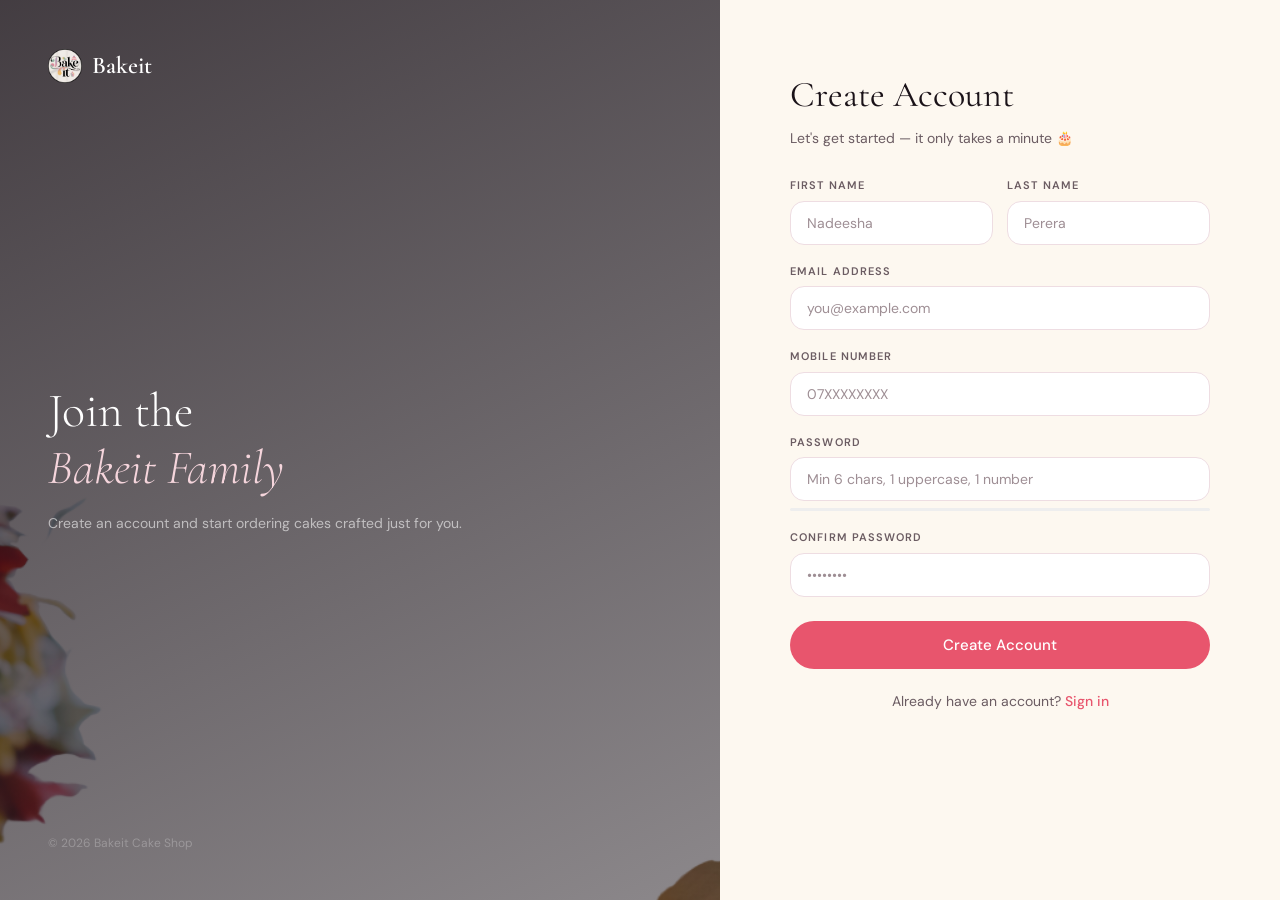
<file: signup.html>
<!DOCTYPE html>
<html lang="en">
<head>
  <meta charset="UTF-8"><meta name="viewport" content="width=device-width, initial-scale=1.0">
  <title>Sign Up — Bakeit</title>
  <link href="https://fonts.googleapis.com/css2?family=Cormorant+Garamond:ital,wght@0,300;0,400;0,600;1,400&family=DM+Sans:wght@300;400;500;600&display=swap" rel="stylesheet">
  <link rel="stylesheet" href="style/shared.css">
  <script src="scripts/firebase-config.js"></script>
  <style>
    body{min-height:100vh;display:flex;}
    .left{flex:1;position:relative;overflow:hidden;display:none;}
    @media(min-width:860px){.left{display:block;}}
    .left-bg{position:absolute;inset:0;background:url('images/bg.png') center/cover;animation:bgKen 22s ease-in-out infinite alternate;}
    @keyframes bgKen{from{background-position:center top;}to{background-position:center bottom;}}
    .left-ov{position:absolute;inset:0;background:linear-gradient(155deg,rgba(26,18,24,.82),rgba(26,18,24,.5));}
    .left-body{position:relative;z-index:2;height:100%;display:flex;flex-direction:column;justify-content:space-between;padding:48px;}
    .brand-link{display:flex;align-items:center;gap:10px;text-decoration:none;}
    .brand-link img{height:34px;}.brand-link span{font-family:'Cormorant Garamond',serif;font-size:24px;font-weight:600;color:white;}
    .left-tag h2{font-family:'Cormorant Garamond',serif;font-size:clamp(32px,4vw,48px);font-weight:300;color:white;line-height:1.2;margin-bottom:14px;}
    .left-tag h2 em{font-style:italic;color:#f5d5dc;}
    .left-tag p{font-size:14px;color:rgba(255,255,255,.58);line-height:1.7;}
    .left-bot{font-size:12px;color:rgba(255,255,255,.25);}
    .right{width:100%;max-width:560px;flex-shrink:0;background:var(--cream);display:flex;align-items:flex-start;justify-content:center;padding:48px 40px;overflow-y:auto;}
    @media(max-width:860px){.right{max-width:100%;}}
    .fw{width:100%;max-width:420px;padding:20px 0;}
    .mob-logo{display:flex;align-items:center;gap:10px;margin-bottom:32px;text-decoration:none;}
    @media(min-width:860px){.mob-logo{display:none;}}
    .mob-logo img{height:32px;}.mob-logo span{font-family:'Cormorant Garamond',serif;font-size:24px;font-weight:600;color:var(--rose);}
    .fw h1{font-family:'Cormorant Garamond',serif;font-size:36px;font-weight:400;color:var(--dark);margin-bottom:6px;}
    .fw>.sub{font-size:14px;color:var(--mid);margin-bottom:28px;}
    .row{display:flex;gap:14px;}
    .row .field{flex:1;}
    .err{background:var(--rose-soft);border:1px solid rgba(232,85,109,.2);border-radius:var(--radius);padding:11px 15px;font-size:13px;color:var(--rose-deep);margin-bottom:18px;display:none;align-items:center;gap:8px;}
    .err.show{display:flex;animation:shake .4s ease;}
    @keyframes shake{0%,100%{transform:translateX(0);}25%{transform:translateX(-6px);}75%{transform:translateX(6px);}}
    .strength-bar{height:3px;border-radius:10px;background:#eee;margin-top:7px;overflow:hidden;}
    .strength-fill{height:100%;border-radius:10px;width:0%;transition:all .4s;}
    .submit-btn{width:100%;padding:14px;background:var(--rose);color:white;border:none;border-radius:var(--radius-full);font-family:'DM Sans',sans-serif;font-size:15px;font-weight:500;cursor:pointer;transition:all .3s;margin-top:6px;}
    .submit-btn:hover{background:var(--rose-deep);transform:translateY(-1px);box-shadow:0 8px 24px rgba(232,85,109,.4);}
    .form-foot{margin-top:22px;text-align:center;font-size:14px;color:var(--mid);}
    .form-foot a{color:var(--rose);text-decoration:none;font-weight:500;}
    /* OTP modal */
    .otp-overlay{display:none;position:fixed;inset:0;background:rgba(26,18,24,.65);backdrop-filter:blur(6px);z-index:800;align-items:center;justify-content:center;}
    .otp-overlay.active{display:flex;}
    .otp-card{background:white;border-radius:var(--radius-xl);padding:48px 40px;width:90%;max-width:400px;text-align:center;box-shadow:var(--shadow-xl);animation:modalIn .35s cubic-bezier(.34,1.56,.64,1);}
    @keyframes modalIn{from{opacity:0;transform:scale(.88) translateY(20px);}to{opacity:1;transform:scale(1) translateY(0);}}
    .otp-card h2{font-family:'Cormorant Garamond',serif;font-size:28px;font-weight:400;margin:14px 0 10px;}
    .otp-card p{font-size:13px;color:var(--mid);margin-bottom:20px;line-height:1.6;}
    .otp-input{width:100%;padding:16px;text-align:center;font-size:28px;font-weight:700;letter-spacing:.35em;color:var(--dark);border:1.5px solid var(--border);border-radius:var(--radius);outline:none;transition:all .25s;background:var(--rose-pale);}
    .otp-input:focus{border-color:var(--rose);box-shadow:0 0 0 3px rgba(232,85,109,.1);}
  </style>
</head>
<body>
<div class="left">
  <div class="left-bg"></div><div class="left-ov"></div>
  <div class="left-body">
    <a class="brand-link" href="index.html"><img src="images/logo.png"><span>Bakeit</span></a>
    <div class="left-tag">
      <h2>Join the<br><em>Bakeit Family</em></h2>
      <p>Create an account and start ordering cakes crafted just for you.</p>
    </div>
    <div class="left-bot">© 2026 Bakeit Cake Shop</div>
  </div>
</div>
<div class="right">
  <div class="fw">
    <a class="mob-logo" href="index.html"><img src="images/logo.png"><span>Bakeit</span></a>
    <h1>Create Account</h1>
    <p class="sub">Let's get started — it only takes a minute 🎂</p>
    <div class="err" id="err"><span>❌</span><span id="errTxt"></span></div>
    <div class="row">
      <div class="field"><label>First Name</label><input type="text" id="first" placeholder="Nadeesha"></div>
      <div class="field"><label>Last Name</label><input type="text" id="last" placeholder="Perera"></div>
    </div>
    <div class="field"><label>Email Address</label><input type="email" id="email" placeholder="you@example.com"></div>
    <div class="field"><label>Mobile Number</label><input type="text" id="mobile" placeholder="07XXXXXXXX" maxlength="10"></div>
    <div class="field">
      <label>Password</label>
      <input type="password" id="pass" placeholder="Min 6 chars, 1 uppercase, 1 number" maxlength="20" oninput="checkStrength(this.value)">
      <div class="strength-bar"><div class="strength-fill" id="sBar"></div></div>
    </div>
    <div class="field"><label>Confirm Password</label><input type="password" id="confirm" placeholder="••••••••" onkeydown="if(event.key==='Enter')startSignup()"></div>
    <button class="submit-btn" onclick="startSignup()">Create Account</button>
    <div class="form-foot">Already have an account? <a href="login.html">Sign in</a></div>
  </div>
</div>

<!-- OTP Modal -->
<div class="otp-overlay" id="otpOverlay">
  <div class="otp-card">
    <div style="font-size:46px;">📧</div>
    <h2>Verify Email</h2>
    <p>We've sent a 6-digit code to<br><strong id="otpEmail"></strong></p>
    <input type="text" class="otp-input" id="otpInput" placeholder="000000" maxlength="6">
    <button class="submit-btn" style="margin-top:16px;" onclick="verifyOTP()">Verify & Create Account</button>
    <button style="background:none;border:none;color:var(--mid);font-size:13px;margin-top:12px;cursor:pointer;display:block;width:100%;" onclick="closeOTP()">Cancel</button>
  </div>
</div>

<script src="scripts/shared.js"></script>
<script>
  if(getUser()) location.href='index.html';
  let otp=null, tempUser=null;

  function checkStrength(v){
    const bar=document.getElementById('sBar');
    let s=0;
    if(v.length>=6)s++; if(/[A-Z]/.test(v))s++; if(/[0-9]/.test(v))s++; if(/[^a-zA-Z0-9]/.test(v))s++;
    const w=['0%','25%','50%','75%','100%'];
    const c=['','#e8556d','#f4a261','#2a9d8f','#4caf7d'];
    bar.style.width=w[s]; bar.style.background=c[s]||'#eee';
  }
  function showErr(msg){
    document.getElementById('errTxt').textContent=msg;
    const e=document.getElementById('err'); e.classList.remove('show'); void e.offsetWidth; e.classList.add('show');
  }
  function startSignup(){
    const first=document.getElementById('first').value.trim();
    const last=document.getElementById('last').value.trim();
    const email=document.getElementById('email').value.trim().toLowerCase();
    const mobile=document.getElementById('mobile').value.trim();
    const pass=document.getElementById('pass').value;
    const confirm=document.getElementById('confirm').value;
    if(!first||!last) return showErr('Please enter your full name.');
    if(!email||!email.includes('@')) return showErr('Please enter a valid email address.');
    if(!/^\d{10}$/.test(mobile)) return showErr('Mobile must be exactly 10 digits.');
    if(pass.length<6) return showErr('Password must be at least 6 characters.');
    if(!/[A-Z]/.test(pass)) return showErr('Password must include at least 1 uppercase letter.');
    if(!/[0-9]/.test(pass)) return showErr('Password must include at least 1 number.');
    if(pass!==confirm) return showErr('Passwords do not match.');
    const users=JSON.parse(localStorage.getItem('users'))||[];
    if(users.find(u=>u.email===email)) return showErr('This email is already registered.');
    tempUser={first,last,email,mobile,pass,image:'',role:'customer'};
    otp=Math.floor(100000+Math.random()*900000);
    alert(`📧 EMAIL SIMULATION\nTo: ${email}\nYour Bakeit OTP: ${otp}\n\n(In production, this would be sent via email)`);
    document.getElementById('otpEmail').textContent=email;
    document.getElementById('otpOverlay').classList.add('active');
  }
  function verifyOTP(){
    const entered=document.getElementById('otpInput').value;
    if(String(entered)===String(otp)){
      const users=JSON.parse(localStorage.getItem('users'))||[];
      users.push(tempUser);
      localStorage.setItem('users',JSON.stringify(users));
      showToast('Account created successfully! Please log in.','success');
      setTimeout(()=>location.href='login.html',1500);
    } else {
      document.getElementById('otpInput').style.borderColor='var(--rose)';
      showToast('Invalid OTP. Please try again.','error');
    }
  }
  function closeOTP(){ document.getElementById('otpOverlay').classList.remove('active'); otp=null; tempUser=null; }
</script>
</body>
</html>
</file>
<file: style/shared.css>
/* ═══════════════════════════════════════
   BAKEIT — SHARED DESIGN SYSTEM
   ═══════════════════════════════════════ */
:root {
  --rose: #e8556d;
  --rose-deep: #c73e56;
  --rose-hover: #d4465e;
  --rose-soft: #fce8ec;
  --rose-pale: #fff4f6;
  --cream: #fdf8f0;
  --cream-dark: #f7efe4;
  --dark: #1a1218;
  --dark2: #2d2030;
  --mid: #6b5c62;
  --muted: #9e8e94;
  --light: #d4bfc5;
  --border: #eedde2;
  --white: #ffffff;
  --gold: #c9a96e;
  --gold-pale: #fdf3e3;
  --success: #4caf7d;
  --warning: #f4a261;
  --error: #e63946;
  --info: #4895ef;

  --radius-sm: 8px;
  --radius: 14px;
  --radius-lg: 20px;
  --radius-xl: 28px;
  --radius-full: 100px;

  --shadow-sm: 0 2px 8px rgba(26,18,24,0.06);
  --shadow: 0 4px 20px rgba(26,18,24,0.09);
  --shadow-lg: 0 12px 40px rgba(26,18,24,0.13);
  --shadow-xl: 0 24px 64px rgba(26,18,24,0.18);

  --nav-h: 68px;
  --sidebar-w: 240px;
}

*, *::before, *::after { margin:0; padding:0; box-sizing:border-box; }
html { scroll-behavior:smooth; }
body {
  font-family:'DM Sans',sans-serif;
  background:var(--cream);
  color:var(--dark);
  overflow-x:hidden;
  line-height:1.5;
}

/* ── TYPOGRAPHY ── */
.font-display { font-family:'Cormorant Garamond',serif; }

/* ── BUTTONS ── */
.btn-primary {
  display:inline-flex; align-items:center; justify-content:center; gap:8px;
  font-family:'DM Sans',sans-serif; font-size:14px; font-weight:500;
  color:white; background:var(--rose); border:2px solid var(--rose);
  padding:10px 24px; border-radius:var(--radius-full);
  cursor:pointer; transition:all 0.25s; text-decoration:none; white-space:nowrap;
}
.btn-primary:hover { background:var(--rose-deep); border-color:var(--rose-deep); transform:translateY(-1px); box-shadow:0 8px 24px rgba(232,85,109,0.38); }
.btn-primary:active { transform:translateY(0); }
.btn-primary:disabled { opacity:0.55; cursor:not-allowed; transform:none; box-shadow:none; }

.btn-ghost {
  display:inline-flex; align-items:center; justify-content:center; gap:8px;
  font-family:'DM Sans',sans-serif; font-size:14px; font-weight:500;
  color:var(--mid); background:transparent; border:1.5px solid var(--border);
  padding:10px 24px; border-radius:var(--radius-full);
  cursor:pointer; transition:all 0.25s; text-decoration:none; white-space:nowrap;
}
.btn-ghost:hover { border-color:var(--rose); color:var(--rose); background:var(--rose-pale); }

.btn-dark {
  display:inline-flex; align-items:center; justify-content:center; gap:8px;
  font-family:'DM Sans',sans-serif; font-size:14px; font-weight:500;
  color:white; background:var(--dark); border:2px solid var(--dark);
  padding:10px 24px; border-radius:var(--radius-full);
  cursor:pointer; transition:all 0.25s; text-decoration:none; white-space:nowrap;
}
.btn-dark:hover { background:var(--dark2); border-color:var(--dark2); transform:translateY(-1px); }

.btn-success {
  display:inline-flex; align-items:center; justify-content:center; gap:8px;
  font-family:'DM Sans',sans-serif; font-size:14px; font-weight:500;
  color:white; background:var(--success); border:2px solid var(--success);
  padding:10px 24px; border-radius:var(--radius-full);
  cursor:pointer; transition:all 0.25s; white-space:nowrap;
}
.btn-success:hover { filter:brightness(1.1); transform:translateY(-1px); }

.btn-danger {
  display:inline-flex; align-items:center; justify-content:center; gap:8px;
  font-family:'DM Sans',sans-serif; font-size:14px; font-weight:500;
  color:white; background:var(--error); border:2px solid var(--error);
  padding:10px 24px; border-radius:var(--radius-full);
  cursor:pointer; transition:all 0.25s; white-space:nowrap;
}
.btn-danger:hover { filter:brightness(1.1); transform:translateY(-1px); }

.btn-warning {
  display:inline-flex; align-items:center; justify-content:center; gap:8px;
  font-family:'DM Sans',sans-serif; font-size:14px; font-weight:500;
  color:white; background:var(--warning); border:2px solid var(--warning);
  padding:8px 16px; border-radius:var(--radius-full);
  cursor:pointer; transition:all 0.25s; white-space:nowrap; font-size:13px;
}
.btn-warning:hover { filter:brightness(1.1); }

.btn-sm { padding:7px 16px !important; font-size:12px !important; }
.btn-lg { padding:14px 40px !important; font-size:16px !important; }
.btn-full { width:100%; }

/* ── FORM ELEMENTS ── */
.field { margin-bottom:18px; }
.field label {
  display:block; font-size:11px; font-weight:600; color:var(--mid);
  letter-spacing:0.1em; text-transform:uppercase; margin-bottom:7px;
}
.field input, .field select, .field textarea {
  width:100%; padding:12px 16px;
  border:1.5px solid var(--border); border-radius:var(--radius);
  font-family:'DM Sans',sans-serif; font-size:14px; color:var(--dark);
  background:white; outline:none; transition:all 0.25s;
}
.field input:focus, .field select:focus, .field textarea:focus {
  border-color:var(--rose); box-shadow:0 0 0 3px rgba(232,85,109,0.1);
}
.field input::placeholder, .field textarea::placeholder { color:var(--muted); }
.field textarea { resize:vertical; min-height:100px; }

/* ── CARDS ── */
.card {
  background:white; border-radius:var(--radius-lg);
  box-shadow:var(--shadow); border:1px solid rgba(212,191,197,0.15);
  overflow:hidden;
}
.card-pad { padding:28px; }

/* ── STATUS BADGES ── */
.badge {
  display:inline-flex; align-items:center; gap:5px;
  font-size:11px; font-weight:600; letter-spacing:0.05em;
  padding:4px 11px; border-radius:var(--radius-full);
}
.badge-pending { background:#fff3cd; color:#856404; }
.badge-price-set { background:#cff4fc; color:#0c5460; }
.badge-delivering { background:#fff0d4; color:#934d00; }
.badge-delivered { background:#d1f2e1; color:#155724; }
.badge-cancelled { background:#f8d7da; color:#721c24; }

/* ── NAVBAR (shared) ── */
.nav {
  position:fixed; top:0; left:0; right:0; z-index:500;
  height:var(--nav-h); padding:0 40px;
  display:flex; align-items:center; justify-content:space-between;
  background:rgba(253,248,240,0.92); backdrop-filter:blur(20px);
  border-bottom:1px solid rgba(212,191,197,0.3); transition:box-shadow 0.3s;
}
.nav.scrolled { box-shadow:var(--shadow); }
.nav-logo { display:flex; align-items:center; gap:10px; text-decoration:none; cursor:pointer; }
.nav-logo img { height:36px; }
.nav-brand { font-family:'Cormorant Garamond',serif; font-size:26px; font-weight:600; color:var(--rose); }
.nav-right { display:flex; align-items:center; gap:10px; }
.nav-icon {
  width:36px; height:36px; border-radius:50%; border:1.5px solid var(--border);
  background:transparent; cursor:pointer; transition:all 0.2s;
  display:flex; align-items:center; justify-content:center;
}
.nav-icon:hover { border-color:var(--rose); background:var(--rose-pale); }
.nav-icon img { width:17px; opacity:0.65; }

/* ── PAGE BODY OFFSET ── */
.page-body { padding-top:var(--nav-h); min-height:100vh; }

/* ── MODAL/OVERLAY ── */
.overlay {
  display:none; position:fixed; inset:0;
  background:rgba(26,18,24,0.62); backdrop-filter:blur(6px);
  z-index:800; align-items:center; justify-content:center; padding:20px;
}
.overlay.active { display:flex; }
.modal {
  background:white; border-radius:var(--radius-xl); padding:44px 40px;
  width:100%; max-width:480px; text-align:center;
  box-shadow:var(--shadow-xl);
  animation:modalIn 0.32s cubic-bezier(.34,1.56,.64,1);
}
.modal.modal-wide { max-width:640px; }
@keyframes modalIn { from{opacity:0;transform:scale(0.9) translateY(20px);} to{opacity:1;transform:scale(1) translateY(0);} }
.modal-emoji { font-size:44px; margin-bottom:14px; }
.modal h2 { font-family:'Cormorant Garamond',serif; font-size:28px; font-weight:400; color:var(--dark); margin-bottom:10px; }
.modal p { font-size:14px; color:var(--mid); line-height:1.75; margin-bottom:24px; }
.modal-actions { display:flex; flex-direction:column; gap:10px; align-items:center; }
.modal-close {
  background:none; border:none; font-size:13px; color:var(--muted);
  cursor:pointer; padding:8px 20px; border-radius:var(--radius-full);
  transition:all 0.2s;
}
.modal-close:hover { background:var(--rose-pale); color:var(--rose); }

/* ── TOAST ── */
#toast-container { position:fixed; bottom:28px; right:28px; z-index:9999; display:flex; flex-direction:column; gap:10px; }
.toast {
  display:flex; align-items:center; gap:12px;
  background:var(--dark); color:white; padding:14px 20px;
  border-radius:var(--radius); box-shadow:var(--shadow-lg);
  font-size:14px; font-weight:400; max-width:320px;
  animation:toastIn 0.35s cubic-bezier(.34,1.56,.64,1);
  cursor:pointer;
}
.toast.success { background:#1e4d35; }
.toast.error { background:#6b1a22; }
.toast.warning { background:#6b3d0e; }
.toast-icon { font-size:18px; flex-shrink:0; }
@keyframes toastIn { from{opacity:0;transform:translateX(32px);} to{opacity:1;transform:translateX(0);} }
@keyframes toastOut { to{opacity:0;transform:translateX(32px);} }

/* ── LOADER ── */
.spinner { width:20px; height:20px; border:2.5px solid rgba(255,255,255,0.3); border-top-color:white; border-radius:50%; animation:spin 0.7s linear infinite; }
@keyframes spin { to { transform:rotate(360deg); } }

/* ── SECTION HEADER ── */
.section-eyebrow { font-size:11px; font-weight:600; letter-spacing:0.26em; text-transform:uppercase; color:var(--rose); margin-bottom:12px; }
.section-title { font-family:'Cormorant Garamond',serif; font-size:clamp(32px,5vw,52px); font-weight:300; line-height:1.15; }
.section-title em { font-style:italic; color:var(--rose); }
.section-divider { width:48px; height:2px; background:linear-gradient(90deg,var(--rose),var(--gold)); border-radius:2px; margin:18px 0 0; }

/* ── ANIMATIONS ── */
.fade-up { opacity:0; transform:translateY(30px); transition:opacity 0.6s, transform 0.6s; }
.fade-up.visible { opacity:1; transform:translateY(0); }

/* ── SCROLLBAR ── */
::-webkit-scrollbar { width:6px; }
::-webkit-scrollbar-track { background:transparent; }
::-webkit-scrollbar-thumb { background:var(--light); border-radius:10px; }
::-webkit-scrollbar-thumb:hover { background:var(--rose); }

/* ── FOOTER ── */
.site-footer {
  background:var(--dark); padding:56px 40px 32px;
}
.site-footer-inner {
  max-width:1140px; margin:0 auto;
  display:flex; justify-content:space-between; flex-wrap:wrap; gap:36px;
  padding-bottom:44px; border-bottom:1px solid rgba(255,255,255,0.07);
}
.footer-brand-name { font-family:'Cormorant Garamond',serif; font-size:30px; font-weight:600; color:white; }
.footer-brand p { font-size:13px; color:rgba(255,255,255,0.33); margin-top:10px; max-width:220px; line-height:1.75; }
.footer-col h4 { font-size:10px; font-weight:600; letter-spacing:0.2em; text-transform:uppercase; color:var(--gold); margin-bottom:18px; }
.footer-col a { display:block; font-size:13px; color:rgba(255,255,255,0.42); text-decoration:none; margin-bottom:11px; transition:color 0.2s; cursor:pointer; }
.footer-col a:hover { color:white; }
.footer-social { display:flex; gap:10px; margin-top:18px; }
.footer-social-btn { width:38px; height:38px; border-radius:50%; border:1px solid rgba(255,255,255,0.14); display:flex; align-items:center; justify-content:center; cursor:pointer; transition:all 0.22s; text-decoration:none; }
.footer-social-btn:hover { border-color:var(--rose); background:rgba(232,85,109,0.15); }
.footer-social-btn img { width:16px; filter:brightness(0) invert(1); opacity:0.5; }
.footer-social-btn:hover img { opacity:1; }
.footer-bottom { max-width:1140px; margin:28px auto 0; display:flex; justify-content:space-between; flex-wrap:wrap; gap:8px; }
.footer-bottom p { font-size:12px; color:rgba(255,255,255,0.2); }

@media(max-width:768px) {
  .nav { padding:0 16px; }
  .site-footer { padding:44px 20px 24px; }
}
</file>
